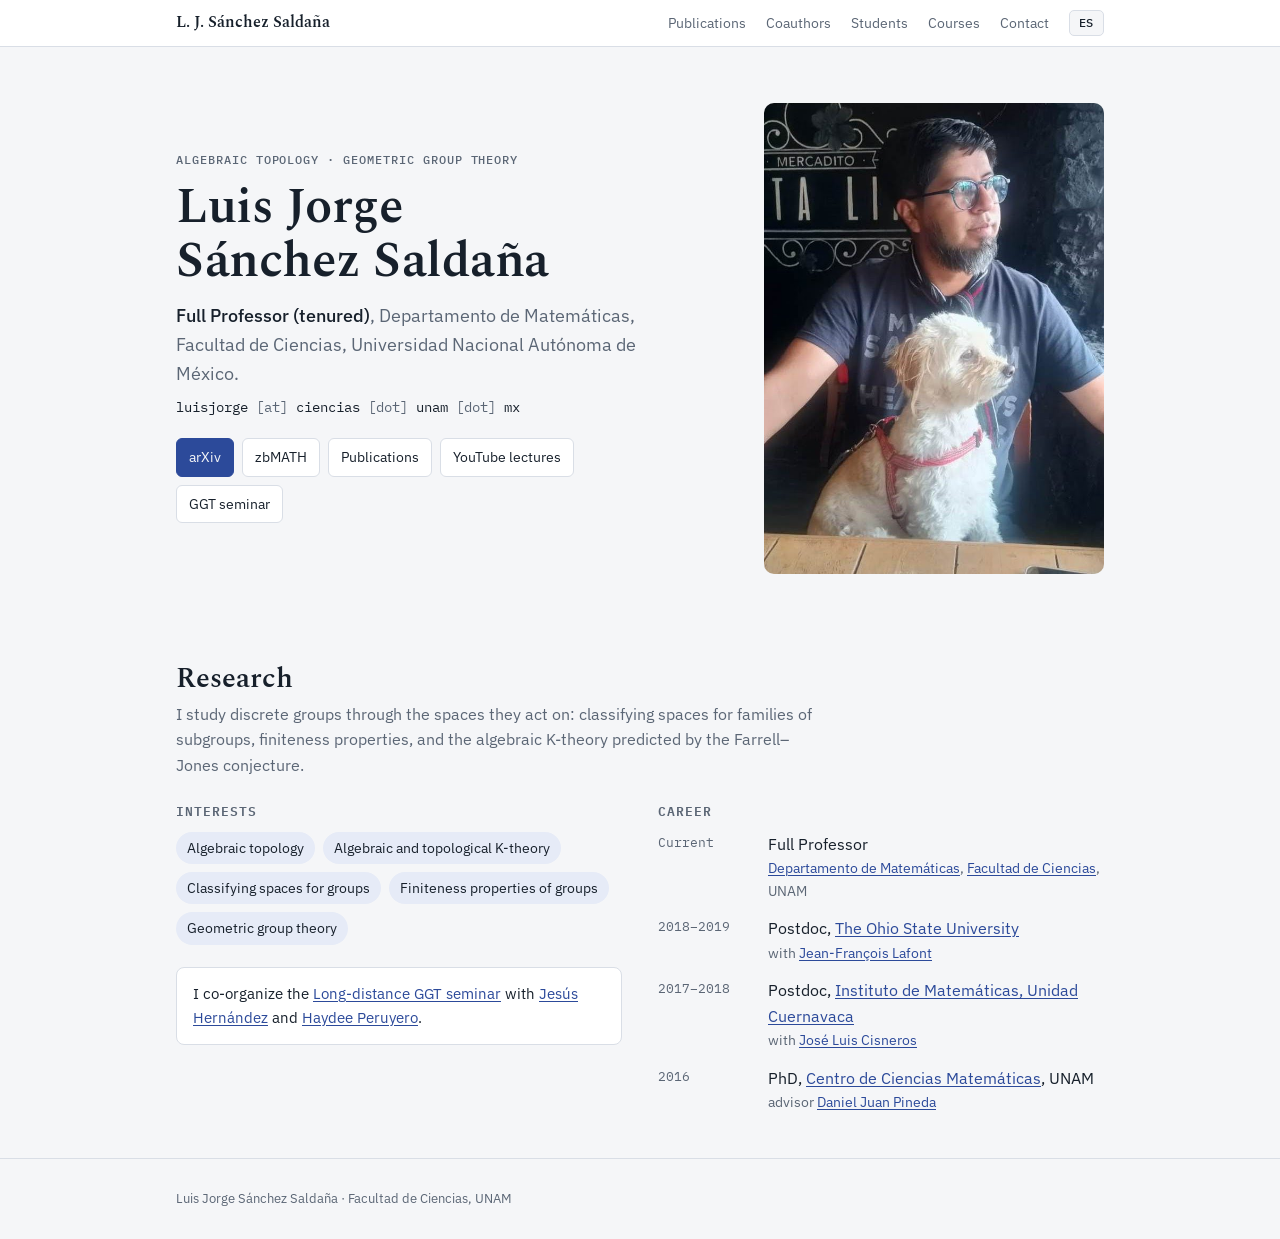
<file: index.html>
<!doctype html>
<html lang="en">
<head>
<meta charset="utf-8">
<meta name="viewport" content="width=device-width, initial-scale=1, viewport-fit=cover">
<meta name="author" content="Luis Jorge Sánchez Saldaña">
<meta property="og:type" content="profile">
<meta property="og:image" content="https://luisjorgesanchezsaldana.github.io/og-image.png">
<meta property="og:image:width" content="1200">
<meta property="og:image:height" content="630">
<meta property="og:image:alt" content="Luis Jorge Sánchez Saldaña, Full Professor, Facultad de Ciencias, UNAM">
<meta name="twitter:card" content="summary_large_image">
<link rel="preconnect" href="https://fonts.googleapis.com">
<link rel="stylesheet" href="https://fonts.googleapis.com/css2?family=Spectral:ital,wght@0,400;0,600;1,400&family=IBM+Plex+Sans:wght@400;500;600&family=IBM+Plex+Mono:wght@400;500&display=swap">
<title>Luis Jorge Sánchez Saldaña</title>
<meta name="description" content="Luis Jorge Sánchez Saldaña, Full Professor at the Facultad de Ciencias, UNAM. Algebraic topology and geometric group theory: publications, students and courses.">
<meta property="og:title" content="Luis Jorge Sánchez Saldaña">
<meta property="og:description" content="Luis Jorge Sánchez Saldaña, Full Professor at the Facultad de Ciencias, UNAM. Algebraic topology and geometric group theory: publications, students and courses.">
<meta property="og:url" content="https://luisjorgesanchezsaldana.github.io/">
<link rel="canonical" href="https://luisjorgesanchezsaldana.github.io/">
<link rel="stylesheet" href="assets/site.css?v=e915d4b6">
<link rel="icon" href="assets/favicon.svg" type="image/svg+xml">
<link rel="icon" href="assets/favicon-32.png" sizes="32x32" type="image/png">
<link rel="apple-touch-icon" href="assets/apple-touch-icon.png">
<meta name="google-site-verification" content="o_fxF3oxT45Rfq5kTWlJgDf_N34k4QK89BiF53tgclQ">
</head>
<body>
<nav class="top" aria-label="Sections">
  <div class="wrap">
    <a class="brand" href="./">L. J. Sánchez Saldaña</a>
    <a class="l" href="publications.html" data-i="nPub">Publications</a>
    <a class="l" href="coauthors.html" data-i="nCo">Coauthors</a>
    <a class="l" href="students.html" data-i="nSt">Students</a>
    <a class="l" href="courses.html" data-i="nCu">Courses</a>
    <a class="l" href="contact.html" data-i="nCt">Contact</a>
    <button class="lang" id="lang" type="button" aria-label="Cambiar a español">ES</button>
  </div>
</nav>

<header class="hero" id="top">
  <div class="wrap">
    <div>
      <div class="eyebrow" data-i="eyebrow">Algebraic topology · Geometric group theory</div>
      <h1>Luis Jorge Sánchez Saldaña</h1>
      <p class="role" data-i="role"><b>Full Professor (tenured)</b>, Departamento de Matemáticas, Facultad de Ciencias, Universidad Nacional Autónoma de México.</p>
      <p class="email" aria-label="Email address">luisjorge <span>[at]</span> ciencias <span>[dot]</span> unam <span>[dot]</span> mx</p>
      <div class="links">
        <a class="btn primary" href="https://arxiv.org/search/?searchtype=author&amp;query=Salda%C3%B1a%2C+L+J+S">arXiv</a>
        <a class="btn" href="https://zbmath.org/authors/sanchez-saldana.luis-jorge">zbMATH</a>
        <a class="btn" href="publications.html" data-i="nPub">Publications</a>
        <a class="btn" href="https://www.youtube.com/channel/UCmF6r_udwPhwlkyAocDykWw"><span data-i="bYt">YouTube lectures</span></a>
        <a class="btn" href="https://sites.google.com/view/seminar-ggt-mexico/"><span data-i="bGgt">GGT seminar</span></a>
      </div>
    </div>
    <figure class="figure"><img src="[data-uri]" alt="Luis Jorge Sánchez Saldaña with his dog" width="640" height="887"></figure>
  </div>
</header>

<main class="page">
<section id="research">
  <div class="wrap">
    <h2 data-i="nRes">Research</h2>
    <p class="lede" data-i="resLede">I study discrete groups through the spaces they act on: classifying spaces for families of subgroups, finiteness properties, and the algebraic K-theory predicted by the Farrell–Jones conjecture.</p>
    <div class="cols">
      <div>
        <h3 data-i="hInt">Interests</h3>
        <ul class="interests" data-i="ints">
          <li>Algebraic topology</li>
          <li>Algebraic and topological K-theory</li>
          <li>Classifying spaces for groups</li>
          <li>Finiteness properties of groups</li>
          <li>Geometric group theory</li>
        </ul>
        <div class="note" data-i="note">I co-organize the <a href="https://sites.google.com/view/seminar-ggt-mexico/">Long-distance GGT seminar</a> with <a href="https://sites.google.com/site/jhdezhdez/">Jesús Hernández</a> and <a href="https://sites.google.com/im.unam.mx/haydeeperuyero/home">Haydee Peruyero</a>.</div>
      </div>
      <div>
        <h3 data-i="hCar">Career</h3>
        <ol class="timeline" data-i="tl">
          <li><span class="yr">Current</span><span class="what">Full Professor<small><a href="http://www.matematicas.unam.mx/">Departamento de Matemáticas</a>, <a href="http://www.fciencias.unam.mx/">Facultad de Ciencias</a>, UNAM</small></span></li>
          <li><span class="yr">2018–2019</span><span class="what">Postdoc, <a href="https://math.osu.edu/">The Ohio State University</a><small>with <a href="https://people.math.osu.edu/lafont.1/">Jean-François Lafont</a></small></span></li>
          <li><span class="yr">2017–2018</span><span class="what">Postdoc, <a href="http://www.matcuer.unam.mx/">Instituto de Matemáticas, Unidad Cuernavaca</a><small>with <a href="http://www.matcuer.unam.mx/paginas/jlcm/">José Luis Cisneros</a></small></span></li>
          <li><span class="yr">2016</span><span class="what">PhD, <a href="http://www.matmor.unam.mx/">Centro de Ciencias Matemáticas</a>, UNAM<small>advisor <a href="http://www.matmor.unam.mx/es/personal/investigadores/daniel">Daniel Juan Pineda</a></small></span></li>
        </ol>
      </div>
    </div>
  </div>
</section>
</main>

<footer><div class="wrap">Luis Jorge Sánchez Saldaña · Facultad de Ciencias, UNAM</div></footer>
<script src="assets/site.js?v=562c233e"></script>
</body>
</html>
</file>
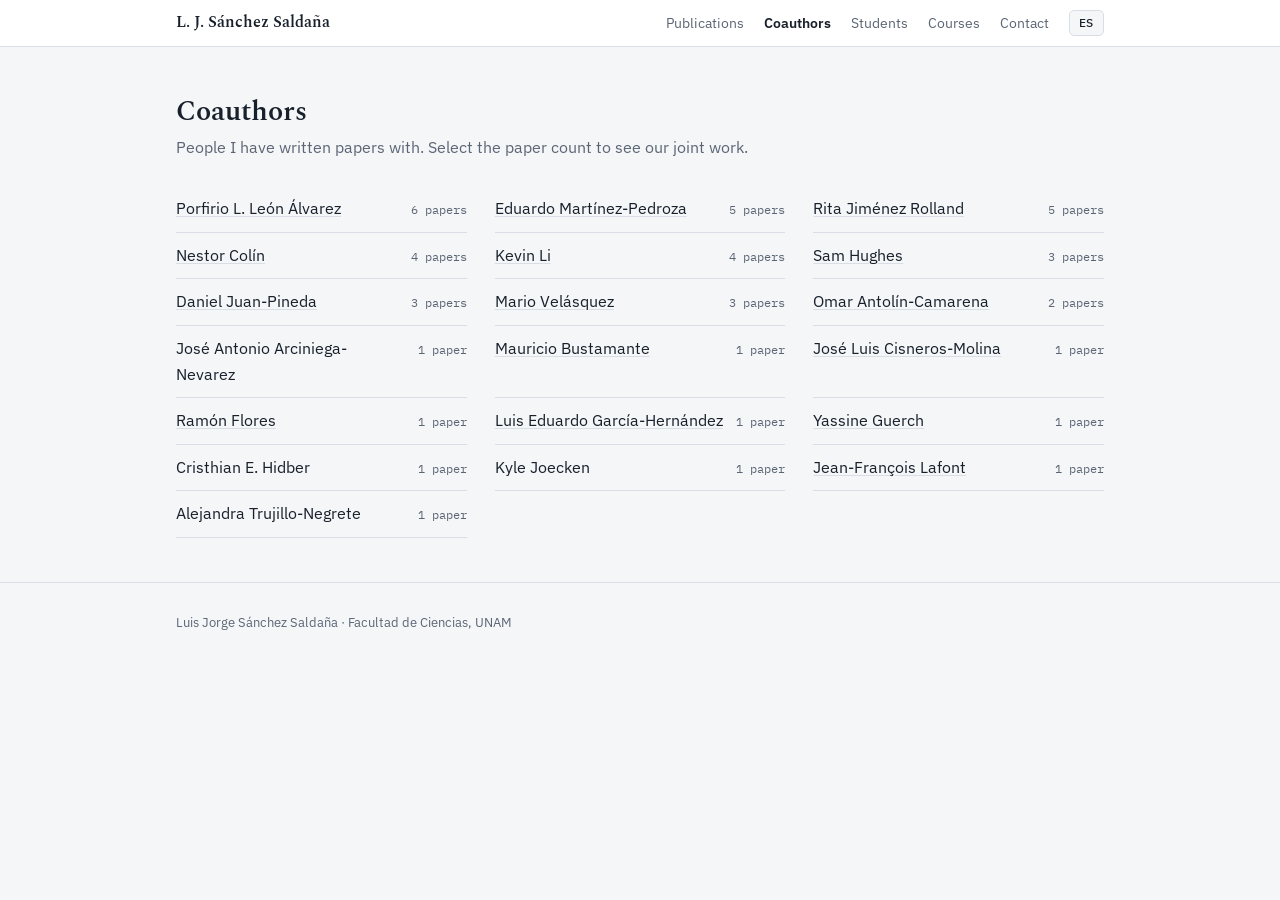
<file: coauthors.html>
<!doctype html>
<html lang="en">
<head>
<meta charset="utf-8">
<meta name="viewport" content="width=device-width, initial-scale=1, viewport-fit=cover">
<meta name="author" content="Luis Jorge Sánchez Saldaña">
<meta property="og:type" content="profile">
<meta property="og:image" content="https://luisjorgesanchezsaldana.github.io/og-image.png">
<meta property="og:image:width" content="1200">
<meta property="og:image:height" content="630">
<meta property="og:image:alt" content="Luis Jorge Sánchez Saldaña, Full Professor, Facultad de Ciencias, UNAM">
<meta name="twitter:card" content="summary_large_image">
<link rel="preconnect" href="https://fonts.googleapis.com">
<link rel="stylesheet" href="https://fonts.googleapis.com/css2?family=Spectral:ital,wght@0,400;0,600;1,400&family=IBM+Plex+Sans:wght@400;500;600&family=IBM+Plex+Mono:wght@400;500&display=swap">
<title>Coauthors · Luis Jorge Sánchez Saldaña</title>
<meta name="description" content="Coauthors of Luis Jorge Sánchez Saldaña and their joint papers.">
<meta property="og:title" content="Coauthors · Luis Jorge Sánchez Saldaña">
<meta property="og:description" content="Coauthors of Luis Jorge Sánchez Saldaña and their joint papers.">
<meta property="og:url" content="https://luisjorgesanchezsaldana.github.io/coauthors.html">
<link rel="canonical" href="https://luisjorgesanchezsaldana.github.io/coauthors.html">
<link rel="stylesheet" href="assets/site.css?v=e915d4b6">
<link rel="icon" href="assets/favicon.svg" type="image/svg+xml">
<link rel="icon" href="assets/favicon-32.png" sizes="32x32" type="image/png">
<link rel="apple-touch-icon" href="assets/apple-touch-icon.png">
</head>
<body>
<nav class="top" aria-label="Sections">
  <div class="wrap">
    <a class="brand" href="./">L. J. Sánchez Saldaña</a>
    <a class="l" href="publications.html" data-i="nPub">Publications</a>
    <a class="l" href="coauthors.html" data-i="nCo" aria-current="page">Coauthors</a>
    <a class="l" href="students.html" data-i="nSt">Students</a>
    <a class="l" href="courses.html" data-i="nCu">Courses</a>
    <a class="l" href="contact.html" data-i="nCt">Contact</a>
    <button class="lang" id="lang" type="button" aria-label="Cambiar a español">ES</button>
  </div>
</nav>

<main class="page">
<section id="coauthors">
  <div class="wrap">
    <h2 data-i="nCo">Coauthors</h2>
    <p class="lede" data-i="coLede">People I have written papers with. Select the paper count to see our joint work.</p>
    <ul class="coauth" id="coauth"></ul>
  </div>
</section>
</main>

<footer><div class="wrap">Luis Jorge Sánchez Saldaña · Facultad de Ciencias, UNAM</div></footer>
<script src="assets/site.js?v=562c233e"></script>
</body>
</html>
</file>
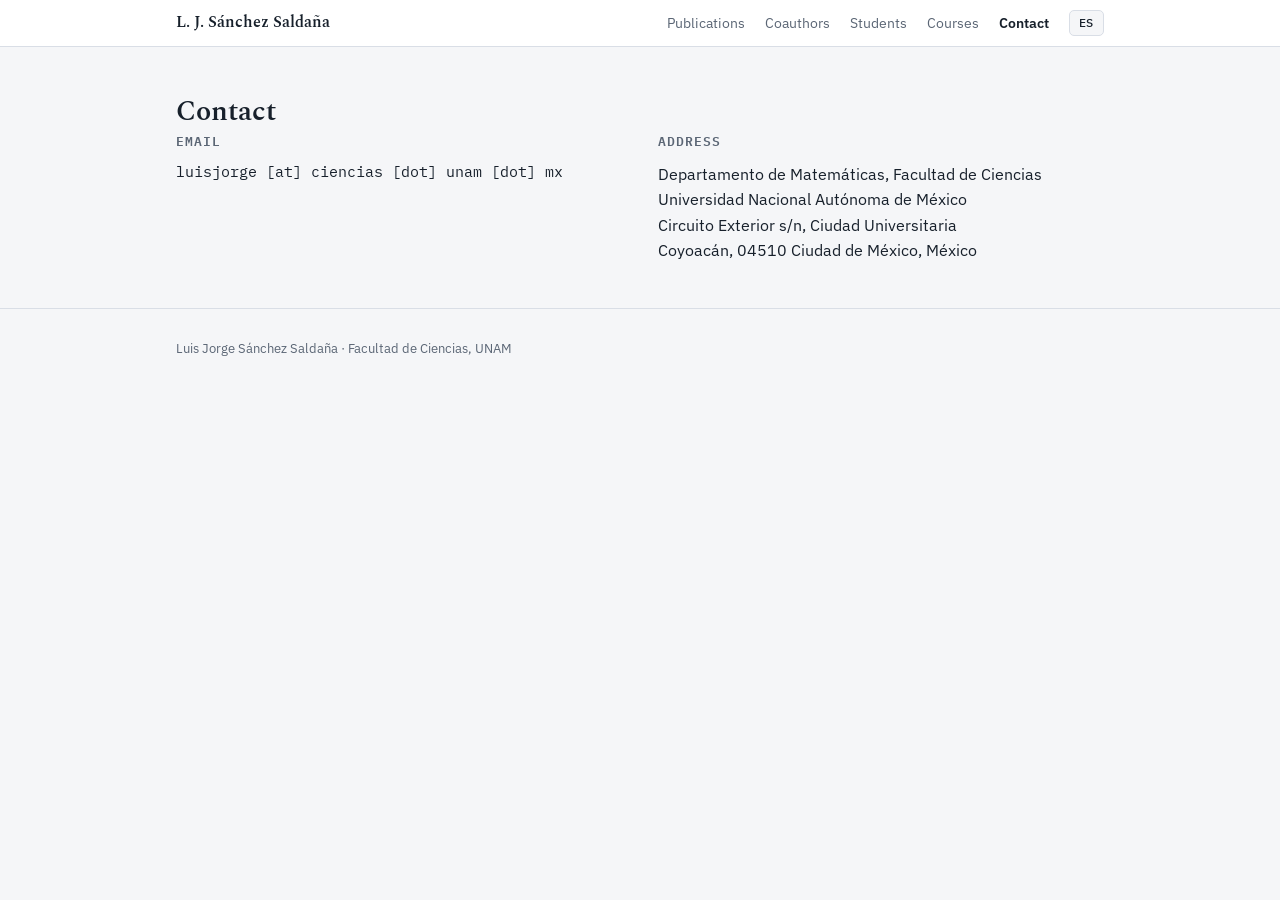
<file: contact.html>
<!doctype html>
<html lang="en">
<head>
<meta charset="utf-8">
<meta name="viewport" content="width=device-width, initial-scale=1, viewport-fit=cover">
<meta name="author" content="Luis Jorge Sánchez Saldaña">
<meta property="og:type" content="profile">
<meta property="og:image" content="https://luisjorgesanchezsaldana.github.io/og-image.png">
<meta property="og:image:width" content="1200">
<meta property="og:image:height" content="630">
<meta property="og:image:alt" content="Luis Jorge Sánchez Saldaña, Full Professor, Facultad de Ciencias, UNAM">
<meta name="twitter:card" content="summary_large_image">
<link rel="preconnect" href="https://fonts.googleapis.com">
<link rel="stylesheet" href="https://fonts.googleapis.com/css2?family=Spectral:ital,wght@0,400;0,600;1,400&family=IBM+Plex+Sans:wght@400;500;600&family=IBM+Plex+Mono:wght@400;500&display=swap">
<title>Contact · Luis Jorge Sánchez Saldaña</title>
<meta name="description" content="Contact information for Luis Jorge Sánchez Saldaña, Facultad de Ciencias, UNAM.">
<meta property="og:title" content="Contact · Luis Jorge Sánchez Saldaña">
<meta property="og:description" content="Contact information for Luis Jorge Sánchez Saldaña, Facultad de Ciencias, UNAM.">
<meta property="og:url" content="https://luisjorgesanchezsaldana.github.io/contact.html">
<link rel="canonical" href="https://luisjorgesanchezsaldana.github.io/contact.html">
<link rel="stylesheet" href="assets/site.css?v=e915d4b6">
<link rel="icon" href="assets/favicon.svg" type="image/svg+xml">
<link rel="icon" href="assets/favicon-32.png" sizes="32x32" type="image/png">
<link rel="apple-touch-icon" href="assets/apple-touch-icon.png">
</head>
<body>
<nav class="top" aria-label="Sections">
  <div class="wrap">
    <a class="brand" href="./">L. J. Sánchez Saldaña</a>
    <a class="l" href="publications.html" data-i="nPub">Publications</a>
    <a class="l" href="coauthors.html" data-i="nCo">Coauthors</a>
    <a class="l" href="students.html" data-i="nSt">Students</a>
    <a class="l" href="courses.html" data-i="nCu">Courses</a>
    <a class="l" href="contact.html" data-i="nCt" aria-current="page">Contact</a>
    <button class="lang" id="lang" type="button" aria-label="Cambiar a español">ES</button>
  </div>
</nav>

<main class="page">
<section id="contact">
  <div class="wrap">
    <h2 data-i="nCt">Contact</h2>
    <div class="contact">
      <div>
        <h3 data-i="hMail">Email</h3>
        <div class="mail"><code>luisjorge [at] ciencias [dot] unam [dot] mx</code></div>
      </div>
      <div>
        <h3 data-i="hAddr">Address</h3>
        <address>Departamento de Matemáticas, Facultad de Ciencias<br>Universidad Nacional Autónoma de México<br>Circuito Exterior s/n, Ciudad Universitaria<br>Coyoacán, 04510 Ciudad de México, México</address>
      </div>
    </div>
  </div>
</section>
</main>

<footer><div class="wrap">Luis Jorge Sánchez Saldaña · Facultad de Ciencias, UNAM</div></footer>
<script src="assets/site.js?v=562c233e"></script>
</body>
</html>
</file>
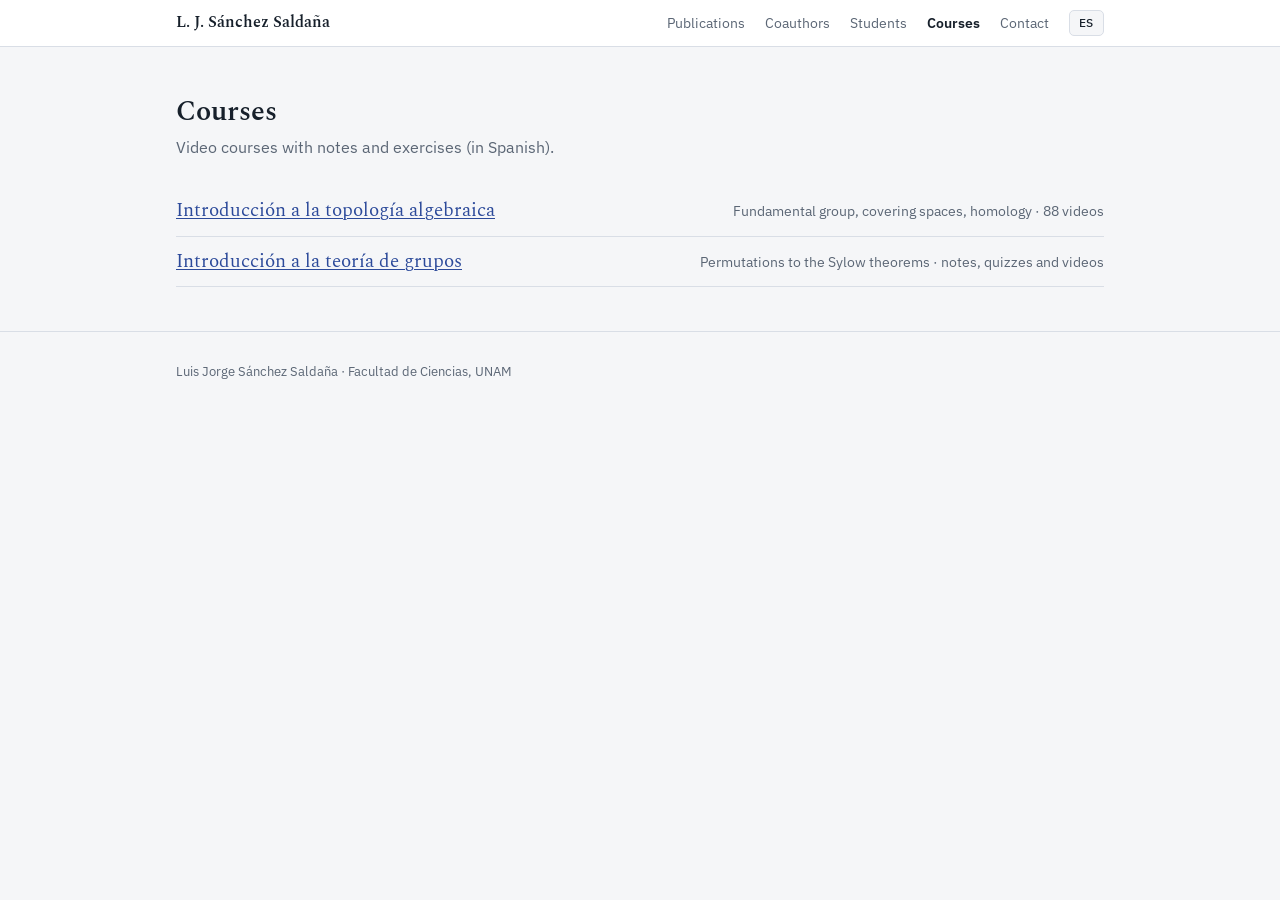
<file: courses.html>
<!doctype html>
<html lang="en">
<head>
<meta charset="utf-8">
<meta name="viewport" content="width=device-width, initial-scale=1, viewport-fit=cover">
<meta name="author" content="Luis Jorge Sánchez Saldaña">
<meta property="og:type" content="profile">
<meta property="og:image" content="https://luisjorgesanchezsaldana.github.io/og-image.png">
<meta property="og:image:width" content="1200">
<meta property="og:image:height" content="630">
<meta property="og:image:alt" content="Luis Jorge Sánchez Saldaña, Full Professor, Facultad de Ciencias, UNAM">
<meta name="twitter:card" content="summary_large_image">
<link rel="preconnect" href="https://fonts.googleapis.com">
<link rel="stylesheet" href="https://fonts.googleapis.com/css2?family=Spectral:ital,wght@0,400;0,600;1,400&family=IBM+Plex+Sans:wght@400;500;600&family=IBM+Plex+Mono:wght@400;500&display=swap">
<title>Courses · Luis Jorge Sánchez Saldaña</title>
<meta name="description" content="Video courses with notes and exercises by Luis Jorge Sánchez Saldaña: algebraic topology and group theory.">
<meta property="og:title" content="Courses · Luis Jorge Sánchez Saldaña">
<meta property="og:description" content="Video courses with notes and exercises by Luis Jorge Sánchez Saldaña: algebraic topology and group theory.">
<meta property="og:url" content="https://luisjorgesanchezsaldana.github.io/courses.html">
<link rel="canonical" href="https://luisjorgesanchezsaldana.github.io/courses.html">
<link rel="stylesheet" href="assets/site.css?v=e915d4b6">
<link rel="icon" href="assets/favicon.svg" type="image/svg+xml">
<link rel="icon" href="assets/favicon-32.png" sizes="32x32" type="image/png">
<link rel="apple-touch-icon" href="assets/apple-touch-icon.png">
</head>
<body>
<nav class="top" aria-label="Sections">
  <div class="wrap">
    <a class="brand" href="./">L. J. Sánchez Saldaña</a>
    <a class="l" href="publications.html" data-i="nPub">Publications</a>
    <a class="l" href="coauthors.html" data-i="nCo">Coauthors</a>
    <a class="l" href="students.html" data-i="nSt">Students</a>
    <a class="l" href="courses.html" data-i="nCu" aria-current="page">Courses</a>
    <a class="l" href="contact.html" data-i="nCt">Contact</a>
    <button class="lang" id="lang" type="button" aria-label="Cambiar a español">ES</button>
  </div>
</nav>

<main class="page">
<section id="courses">
  <div class="wrap">
    <h2 data-i="nCu">Courses</h2>
    <p class="lede" data-i="cuLede">Video courses with notes and exercises (in Spanish).</p>
    <ul class="clist">
      <li><a href="cursos/topologia-algebraica.html">Introducción a la topología algebraica</a><span data-i="cu1">Fundamental group, covering spaces, homology · 88 videos</span></li>
      <li><a href="cursos/teoria-de-grupos.html">Introducción a la teoría de grupos</a><span data-i="cu2">Permutations to the Sylow theorems · notes, quizzes and videos</span></li>
    </ul>
  </div>
</section>
</main>

<footer><div class="wrap">Luis Jorge Sánchez Saldaña · Facultad de Ciencias, UNAM</div></footer>
<script src="assets/site.js?v=562c233e"></script>
</body>
</html>
</file>
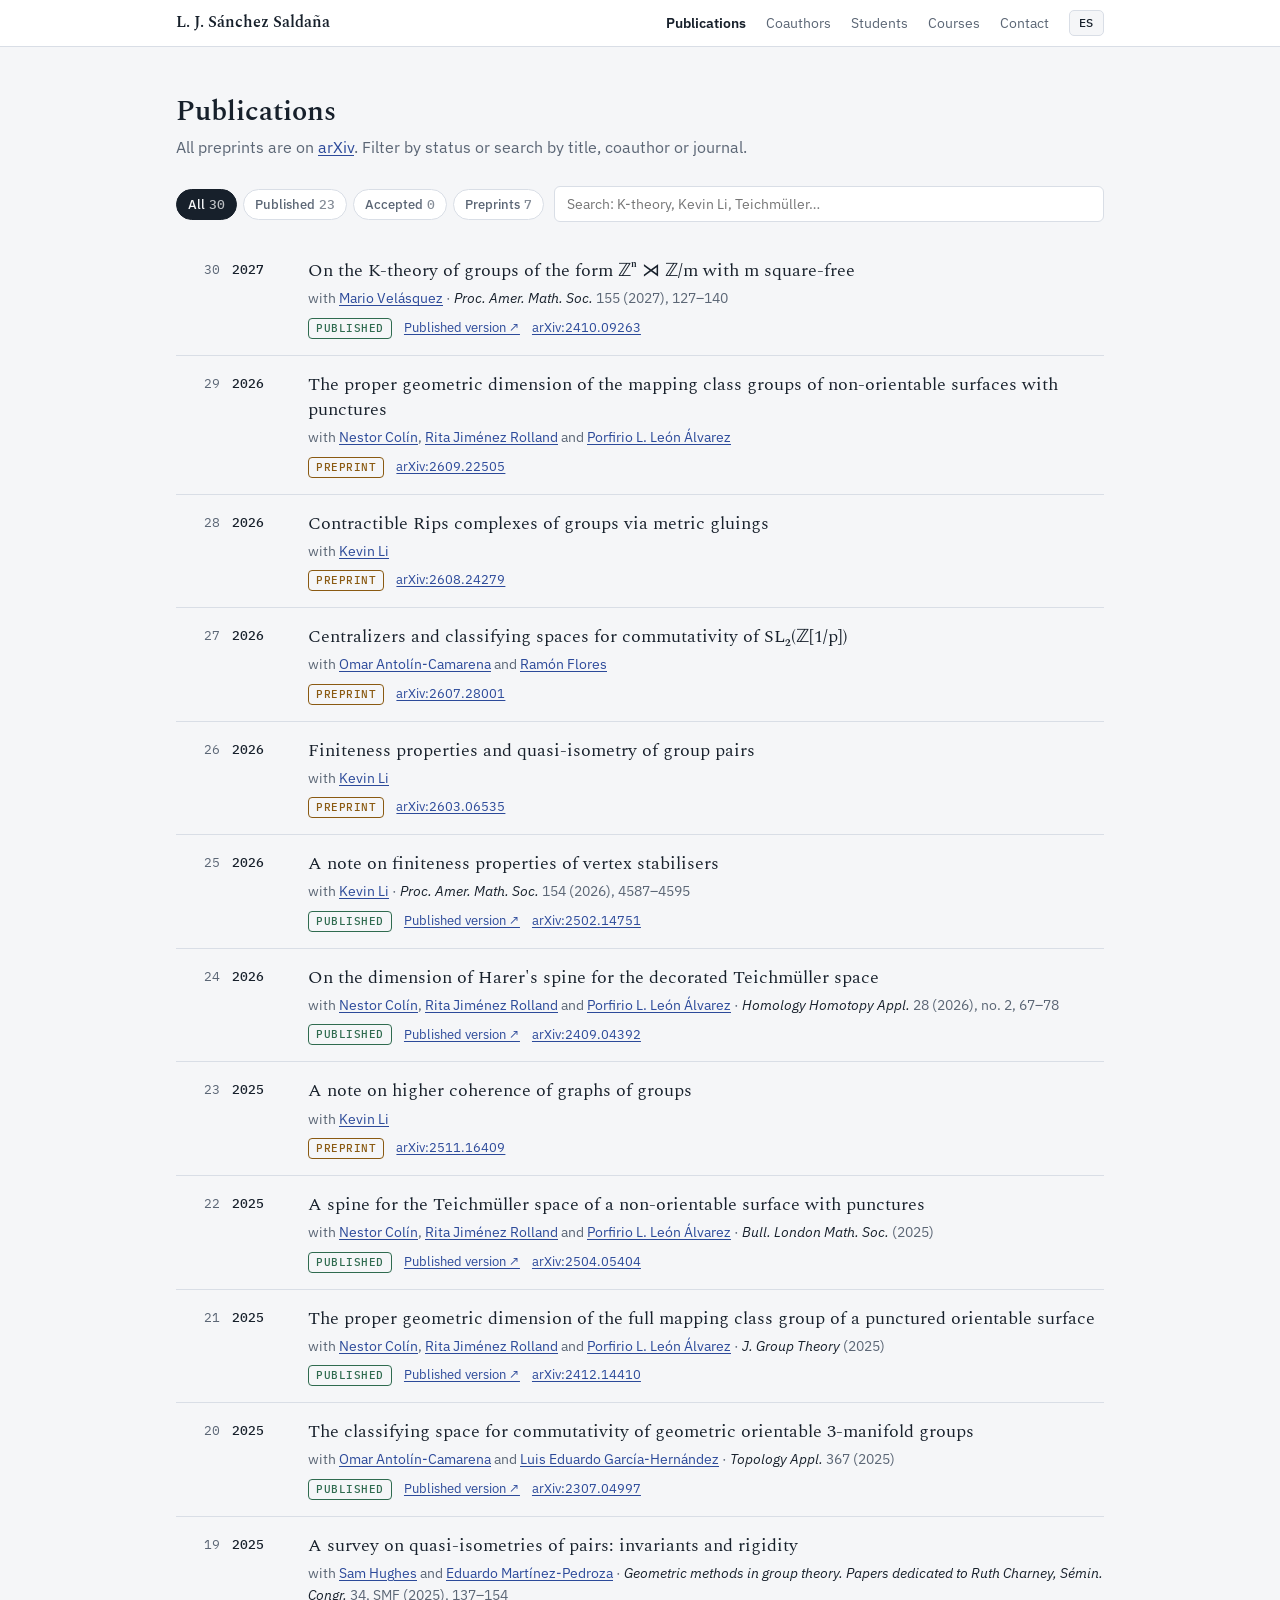
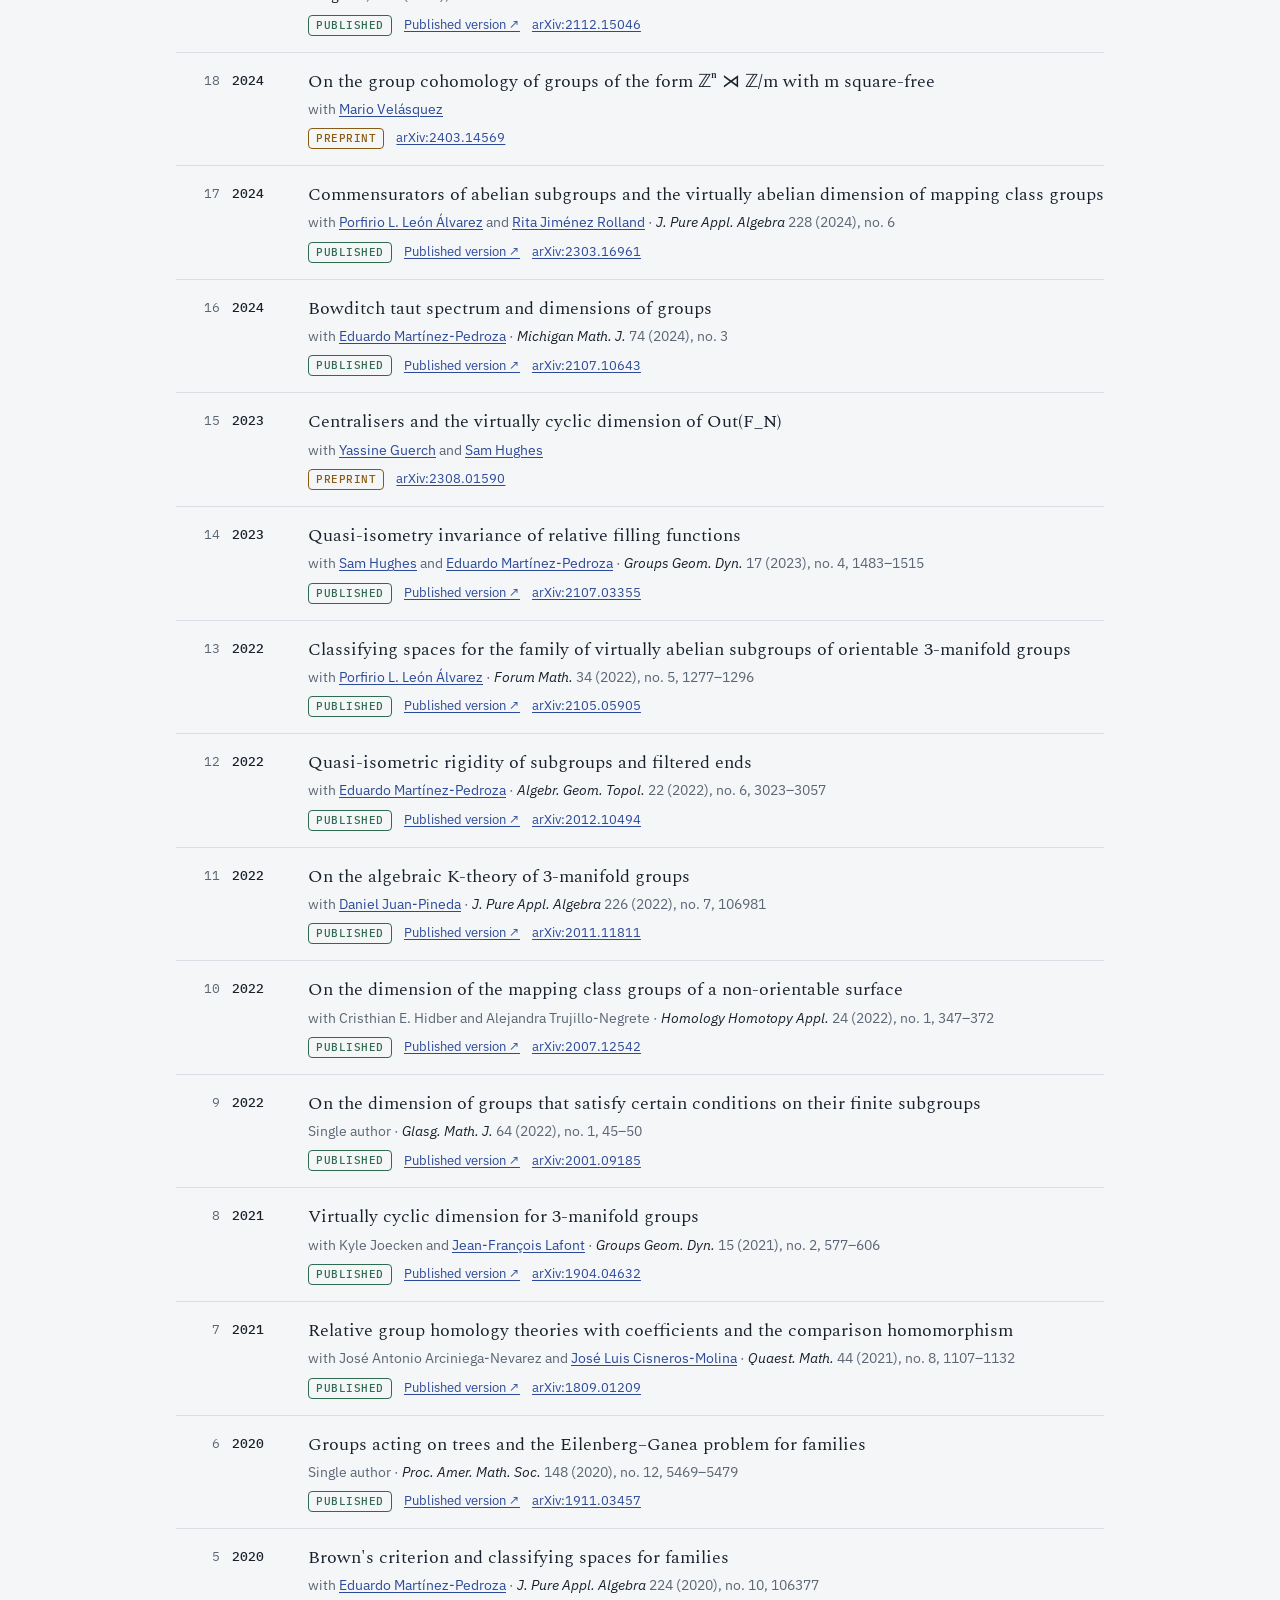
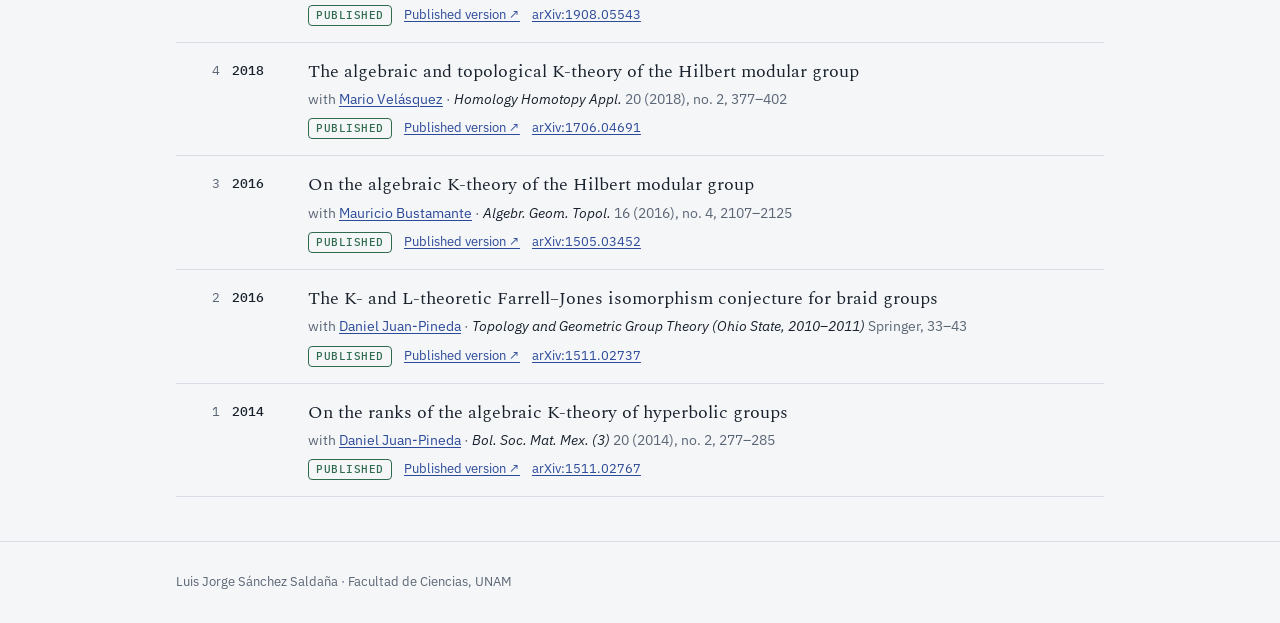
<file: publications.html>
<!doctype html>
<html lang="en">
<head>
<meta charset="utf-8">
<meta name="viewport" content="width=device-width, initial-scale=1, viewport-fit=cover">
<meta name="author" content="Luis Jorge Sánchez Saldaña">
<meta property="og:type" content="profile">
<meta property="og:image" content="https://luisjorgesanchezsaldana.github.io/og-image.png">
<meta property="og:image:width" content="1200">
<meta property="og:image:height" content="630">
<meta property="og:image:alt" content="Luis Jorge Sánchez Saldaña, Full Professor, Facultad de Ciencias, UNAM">
<meta name="twitter:card" content="summary_large_image">
<link rel="preconnect" href="https://fonts.googleapis.com">
<link rel="stylesheet" href="https://fonts.googleapis.com/css2?family=Spectral:ital,wght@0,400;0,600;1,400&family=IBM+Plex+Sans:wght@400;500;600&family=IBM+Plex+Mono:wght@400;500&display=swap">
<title>Publications · Luis Jorge Sánchez Saldaña</title>
<meta name="description" content="Publications and preprints of Luis Jorge Sánchez Saldaña, with links to arXiv and the published versions.">
<meta property="og:title" content="Publications · Luis Jorge Sánchez Saldaña">
<meta property="og:description" content="Publications and preprints of Luis Jorge Sánchez Saldaña, with links to arXiv and the published versions.">
<meta property="og:url" content="https://luisjorgesanchezsaldana.github.io/publications.html">
<link rel="canonical" href="https://luisjorgesanchezsaldana.github.io/publications.html">
<link rel="stylesheet" href="assets/site.css?v=e915d4b6">
<link rel="icon" href="assets/favicon.svg" type="image/svg+xml">
<link rel="icon" href="assets/favicon-32.png" sizes="32x32" type="image/png">
<link rel="apple-touch-icon" href="assets/apple-touch-icon.png">
</head>
<body>
<nav class="top" aria-label="Sections">
  <div class="wrap">
    <a class="brand" href="./">L. J. Sánchez Saldaña</a>
    <a class="l" href="publications.html" data-i="nPub" aria-current="page">Publications</a>
    <a class="l" href="coauthors.html" data-i="nCo">Coauthors</a>
    <a class="l" href="students.html" data-i="nSt">Students</a>
    <a class="l" href="courses.html" data-i="nCu">Courses</a>
    <a class="l" href="contact.html" data-i="nCt">Contact</a>
    <button class="lang" id="lang" type="button" aria-label="Cambiar a español">ES</button>
  </div>
</nav>

<main class="page">
<section id="publications">
  <div class="wrap">
    <h2 data-i="nPub">Publications</h2>
    <p class="lede" data-i="pubLede">All preprints are on <a href="https://arxiv.org/search/?searchtype=author&amp;query=Salda%C3%B1a%2C+L+J+S">arXiv</a>. Filter by status or search by title, coauthor or journal.</p>
    <div class="toolbar">
      <div class="chips" role="group" aria-label="Filter by status" id="chips"></div>
      <input class="search" id="q" type="search" placeholder="Search: K-theory, Kevin Li, Teichmüller…" aria-label="Search publications">
    </div>
    <ol class="pubs" id="pubs"></ol>
  </div>
</section>
</main>

<footer><div class="wrap">Luis Jorge Sánchez Saldaña · Facultad de Ciencias, UNAM</div></footer>
<script src="assets/site.js?v=562c233e"></script>
</body>
</html>
</file>
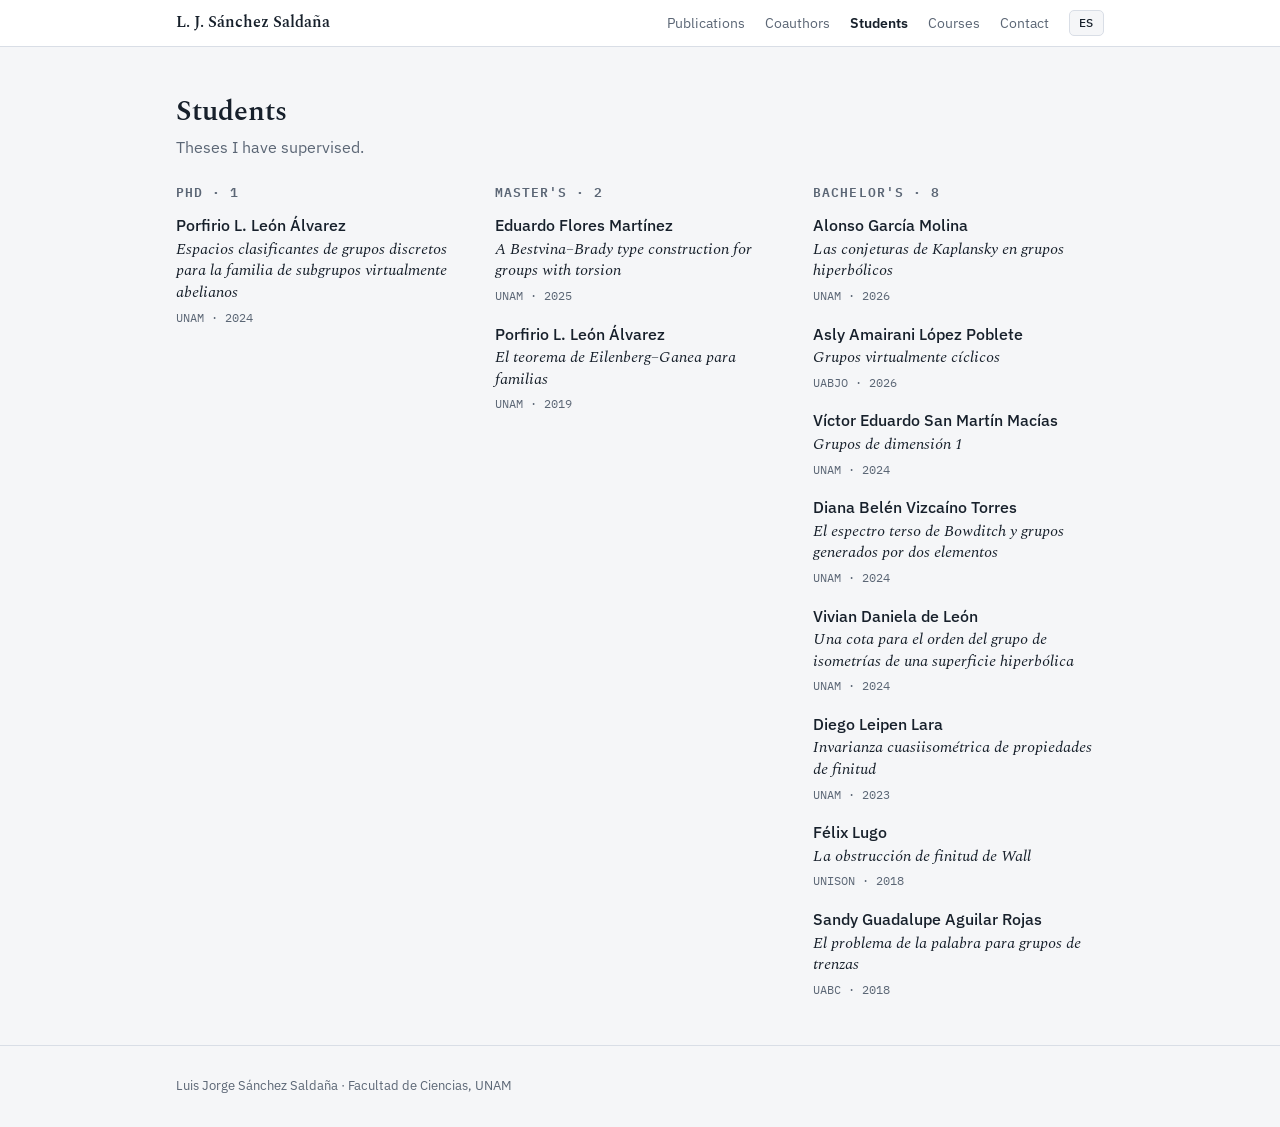
<file: students.html>
<!doctype html>
<html lang="en">
<head>
<meta charset="utf-8">
<meta name="viewport" content="width=device-width, initial-scale=1, viewport-fit=cover">
<meta name="author" content="Luis Jorge Sánchez Saldaña">
<meta property="og:type" content="profile">
<meta property="og:image" content="https://luisjorgesanchezsaldana.github.io/og-image.png">
<meta property="og:image:width" content="1200">
<meta property="og:image:height" content="630">
<meta property="og:image:alt" content="Luis Jorge Sánchez Saldaña, Full Professor, Facultad de Ciencias, UNAM">
<meta name="twitter:card" content="summary_large_image">
<link rel="preconnect" href="https://fonts.googleapis.com">
<link rel="stylesheet" href="https://fonts.googleapis.com/css2?family=Spectral:ital,wght@0,400;0,600;1,400&family=IBM+Plex+Sans:wght@400;500;600&family=IBM+Plex+Mono:wght@400;500&display=swap">
<title>Students · Luis Jorge Sánchez Saldaña</title>
<meta name="description" content="PhD, master's and bachelor's theses supervised by Luis Jorge Sánchez Saldaña.">
<meta property="og:title" content="Students · Luis Jorge Sánchez Saldaña">
<meta property="og:description" content="PhD, master's and bachelor's theses supervised by Luis Jorge Sánchez Saldaña.">
<meta property="og:url" content="https://luisjorgesanchezsaldana.github.io/students.html">
<link rel="canonical" href="https://luisjorgesanchezsaldana.github.io/students.html">
<link rel="stylesheet" href="assets/site.css?v=e915d4b6">
<link rel="icon" href="assets/favicon.svg" type="image/svg+xml">
<link rel="icon" href="assets/favicon-32.png" sizes="32x32" type="image/png">
<link rel="apple-touch-icon" href="assets/apple-touch-icon.png">
</head>
<body>
<nav class="top" aria-label="Sections">
  <div class="wrap">
    <a class="brand" href="./">L. J. Sánchez Saldaña</a>
    <a class="l" href="publications.html" data-i="nPub">Publications</a>
    <a class="l" href="coauthors.html" data-i="nCo">Coauthors</a>
    <a class="l" href="students.html" data-i="nSt" aria-current="page">Students</a>
    <a class="l" href="courses.html" data-i="nCu">Courses</a>
    <a class="l" href="contact.html" data-i="nCt">Contact</a>
    <button class="lang" id="lang" type="button" aria-label="Cambiar a español">ES</button>
  </div>
</nav>

<main class="page">
<section id="students">
  <div class="wrap">
    <h2 data-i="nSt">Students</h2>
    <p class="lede" data-i="stLede">Theses I have supervised.</p>
    <div class="studs" id="studs"></div>
  </div>
</section>
</main>

<footer><div class="wrap">Luis Jorge Sánchez Saldaña · Facultad de Ciencias, UNAM</div></footer>
<script src="assets/site.js?v=562c233e"></script>
</body>
</html>
</file>
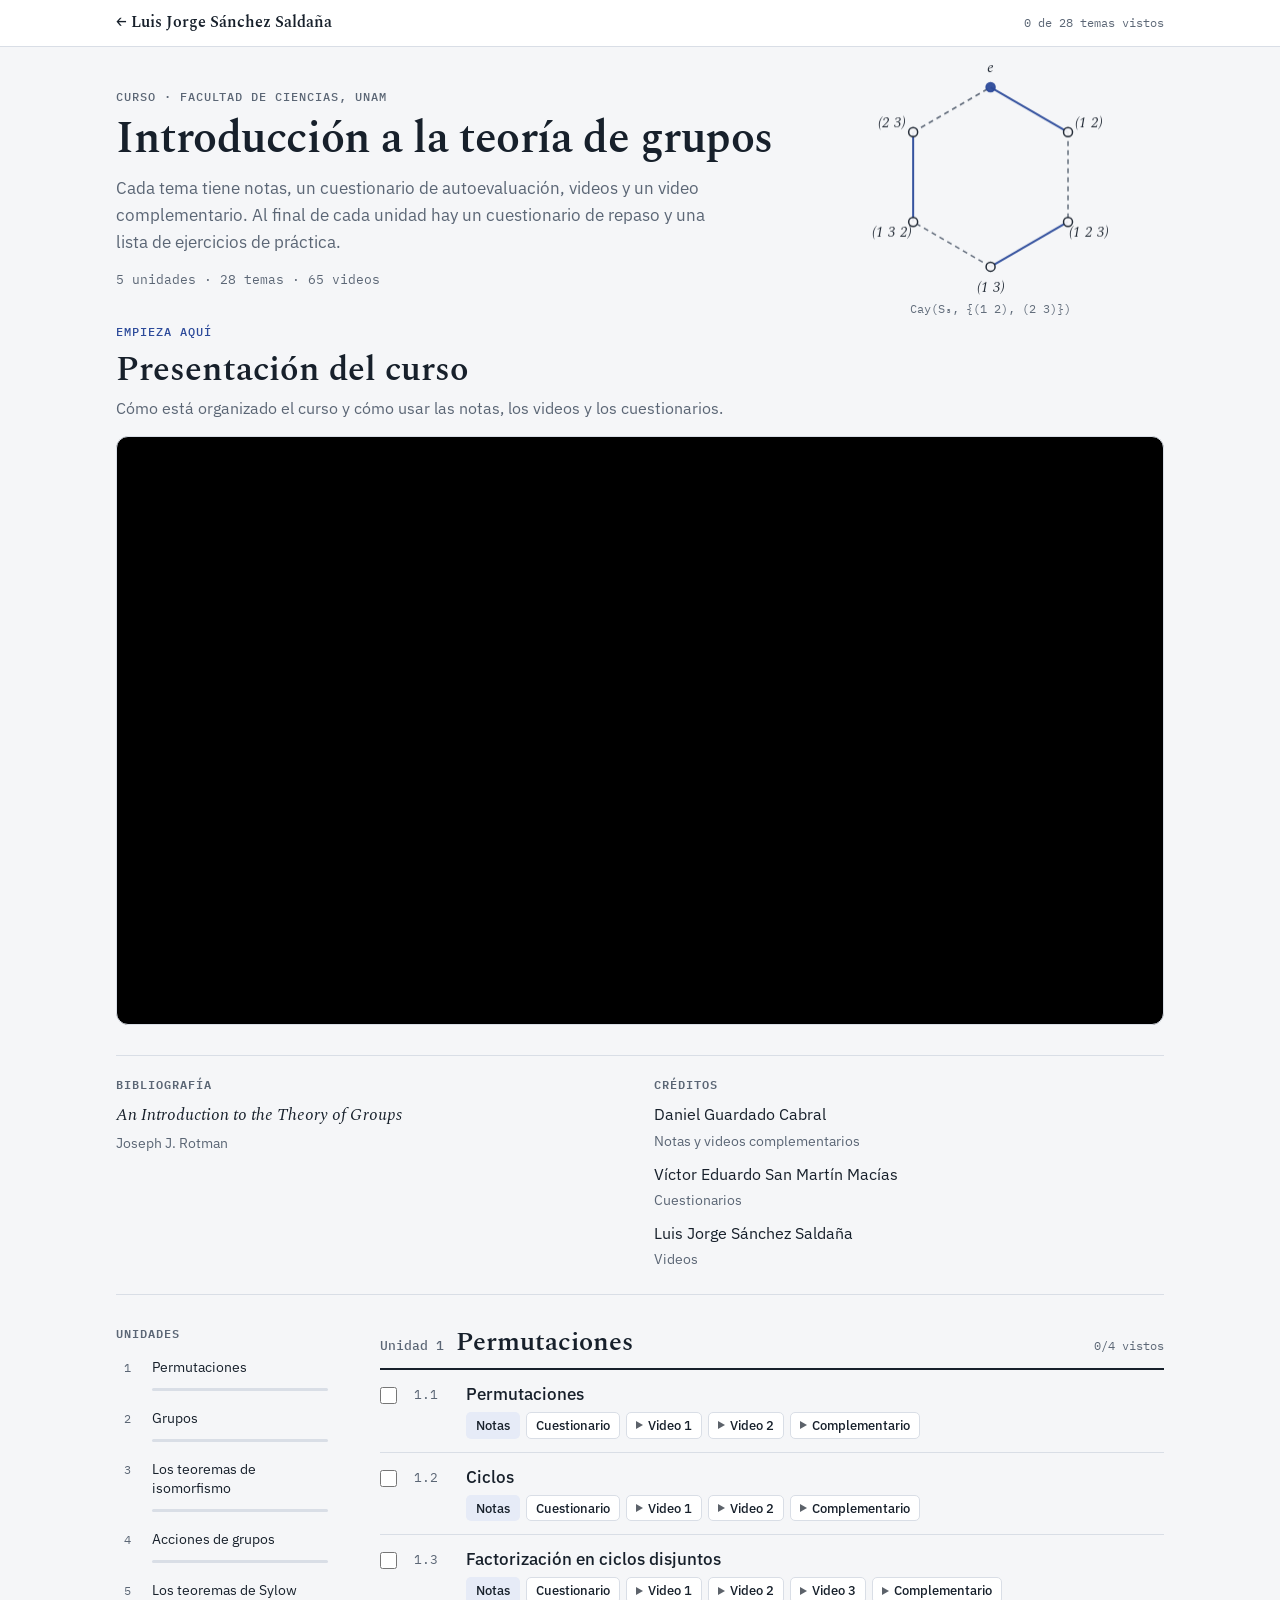
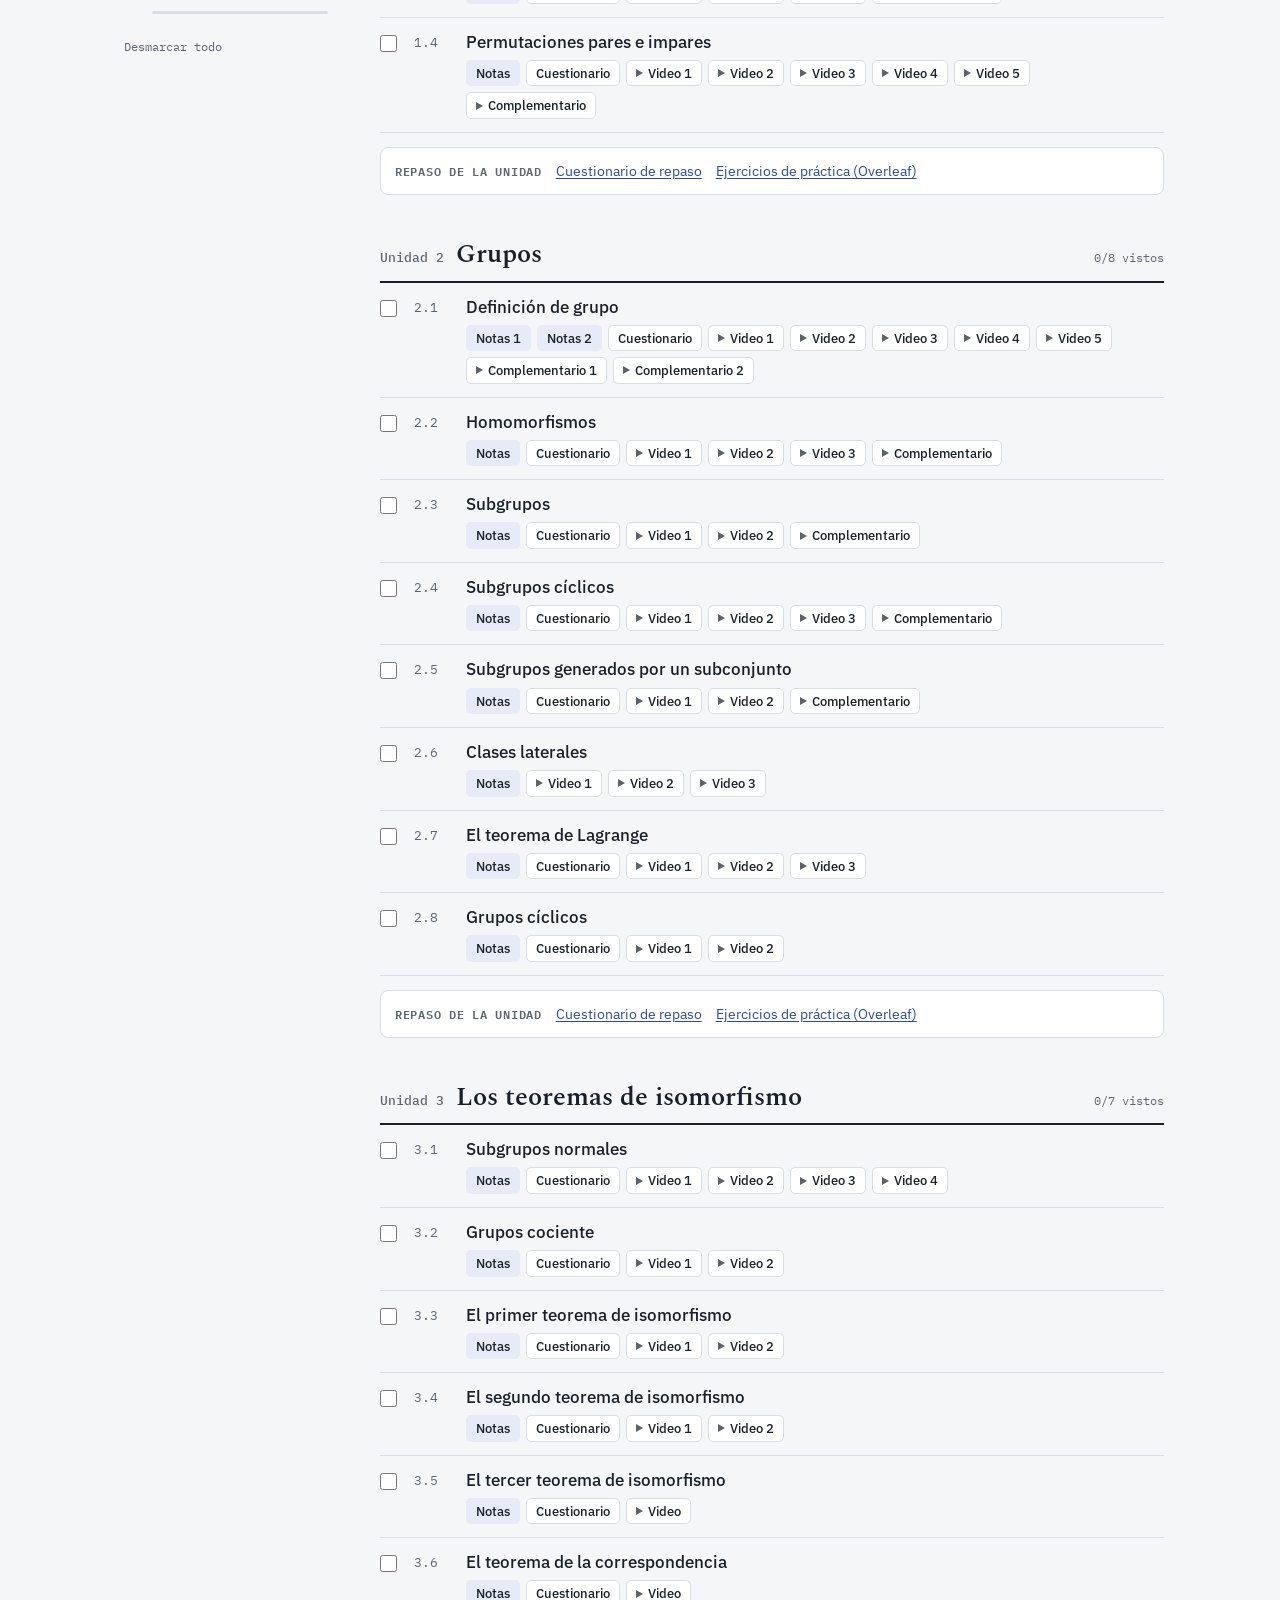
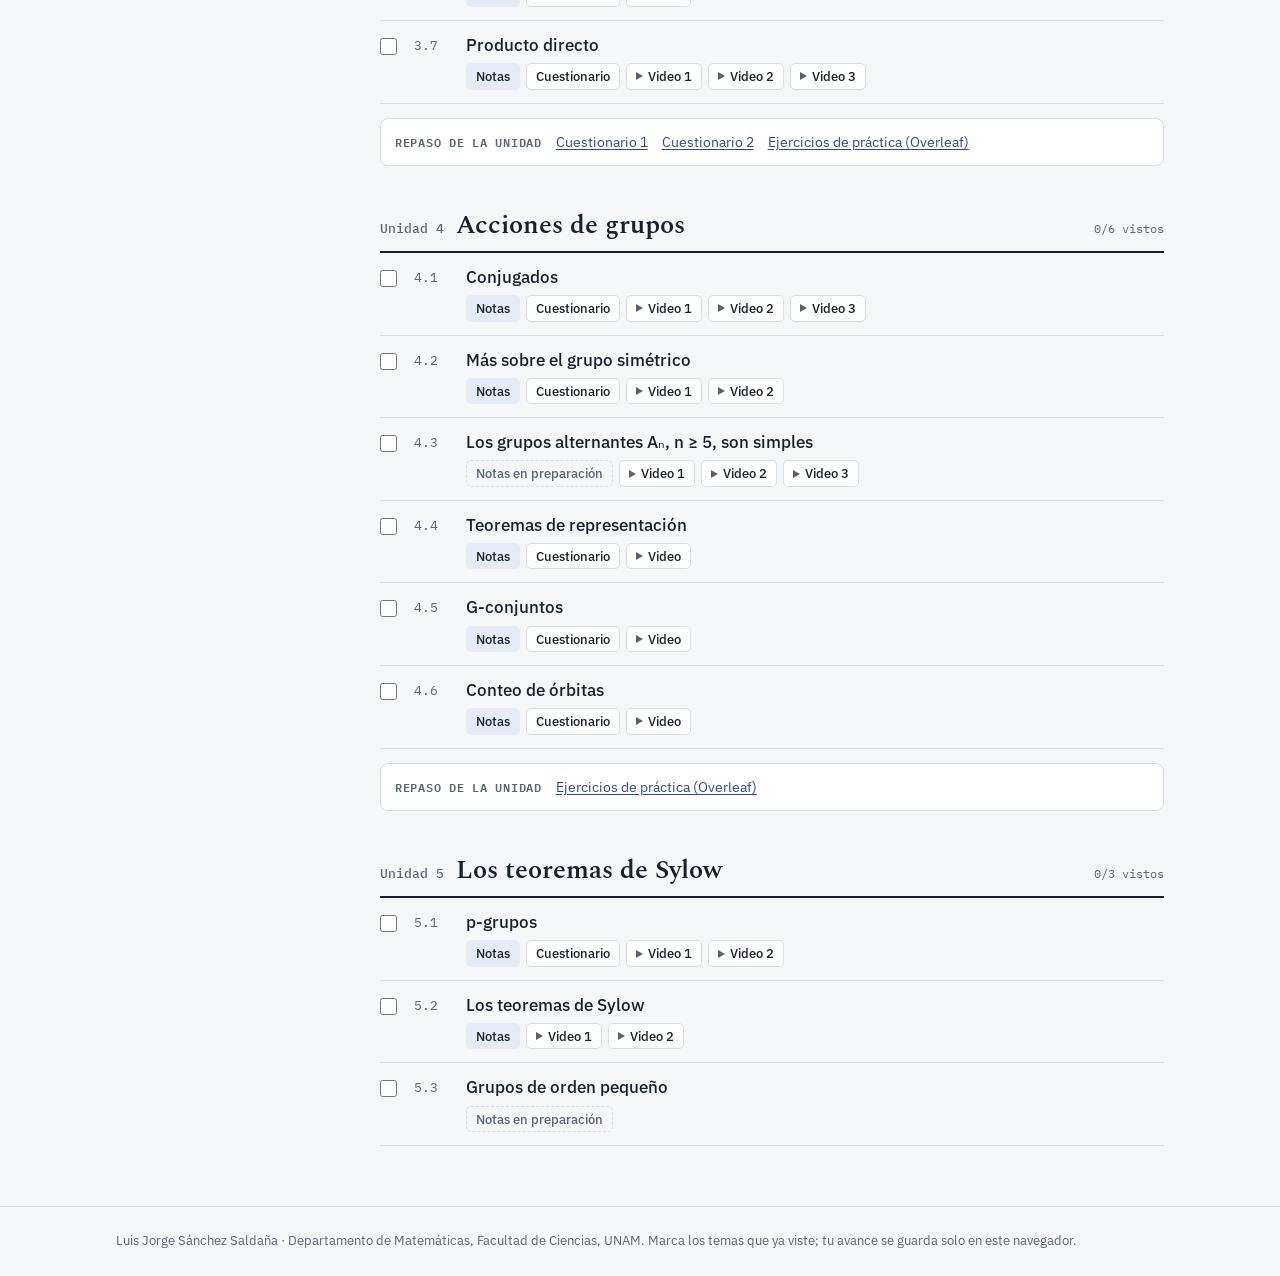
<file: cursos/teoria-de-grupos.html>
<!doctype html>
<html lang="es">
<head>
<meta charset="utf-8">
<meta name="viewport" content="width=device-width, initial-scale=1, viewport-fit=cover">
<title>Teoría de grupos</title>
<meta name="description" content="Curso de introducción a la teoría de grupos con notas, cuestionarios, videos y ejercicios: de las permutaciones a los teoremas de Sylow. Facultad de Ciencias, UNAM.">
<link rel="preconnect" href="https://fonts.googleapis.com">
<link rel="stylesheet" href="https://fonts.googleapis.com/css2?family=Spectral:ital,wght@0,400;0,600;1,400&family=IBM+Plex+Sans:wght@400;500;600&family=IBM+Plex+Mono:wght@400;500&display=swap">
<meta property="og:title" content="Teoría de grupos">
<meta property="og:description" content="Curso de introducción a la teoría de grupos con notas, cuestionarios, videos y ejercicios: de las permutaciones a los teoremas de Sylow. Facultad de Ciencias, UNAM.">
<meta property="og:image" content="https://luisjorgesanchezsaldana.github.io/og-image.png">
<meta name="twitter:card" content="summary_large_image">
<meta property="og:url" content="https://luisjorgesanchezsaldana.github.io/cursos/teoria-de-grupos.html">
<link rel="canonical" href="https://luisjorgesanchezsaldana.github.io/cursos/teoria-de-grupos.html">
<style>html{color-scheme:light}:root{padding-top:env(safe-area-inset-top,0px);padding-bottom:env(safe-area-inset-bottom,0px)}body{margin:0}img{max-width:100%}[hidden]{display:none!important}</style>
<link rel="icon" href="../assets/favicon.svg" type="image/svg+xml">
<link rel="icon" href="../assets/favicon-32.png" sizes="32x32" type="image/png">
<link rel="apple-touch-icon" href="../assets/apple-touch-icon.png">
</head>
<body>
<style>
/* Layout: course syllabus; sticky unit index on the left, topics with their resources on the right */
:root{
  --bg:#f5f6f8; --surface:#ffffff; --fg:#17202b; --muted:#5b6675; --line:#d9dee6;
  --accent:#2c4a9a; --accent-soft:#e6ebf7; --ok:#2f6b4f; --ok-soft:#e3f0e9;
  --display:"Spectral", Georgia, "Times New Roman", serif;
  --body:"IBM Plex Sans", system-ui, -apple-system, "Segoe UI", sans-serif;
  --mono:"IBM Plex Mono", ui-monospace, Menlo, Consolas, monospace;
}
@media (prefers-color-scheme: dark){:root:not([data-theme="light"]){
  --bg:#0f141b; --surface:#161d26; --fg:#e3e8ef; --muted:#9aa5b4; --line:#2a3441;
  --accent:#93acf0; --accent-soft:#1e2a44; --ok:#7cc4a0; --ok-soft:#173026; color-scheme:dark}}
:root[data-theme="dark"]{
  --bg:#0f141b; --surface:#161d26; --fg:#e3e8ef; --muted:#9aa5b4; --line:#2a3441;
  --accent:#93acf0; --accent-soft:#1e2a44; --ok:#7cc4a0; --ok-soft:#173026; color-scheme:dark}
*{box-sizing:border-box}
html{scroll-behavior:smooth}
@media (prefers-reduced-motion:reduce){html{scroll-behavior:auto}}
body{background:var(--bg);color:var(--fg);font:16px/1.6 var(--body);margin:0}
body::before{content:"";position:fixed;inset:0 0 auto;height:env(safe-area-inset-top,0px);z-index:10;background:var(--surface)}
a{color:var(--accent);text-underline-offset:2px}
:focus-visible{outline:2px solid var(--accent);outline-offset:2px;border-radius:2px}
.wrap{max-width:1080px;margin:0 auto;padding-left:max(16px,env(safe-area-inset-left,0px));padding-right:max(16px,env(safe-area-inset-right,0px))}

.top{position:sticky;top:env(safe-area-inset-top,0px);z-index:5;background:var(--surface);border-bottom:1px solid var(--line)}
.top .wrap{display:flex;align-items:center;gap:16px;padding-block:10px}
.top a{font-family:var(--display);font-weight:600;color:var(--fg);text-decoration:none;white-space:nowrap;overflow:hidden;text-overflow:ellipsis;min-width:0}
.top a:hover{color:var(--accent)}
.top .prog{margin-left:auto;font:12px var(--mono);color:var(--muted);white-space:nowrap;font-variant-numeric:tabular-nums}

header .wrap{padding-block:44px 30px}
.eyebrow{font:500 12px/1 var(--mono);letter-spacing:.08em;text-transform:uppercase;color:var(--muted)}
h1{font:600 clamp(30px,4.6vw,44px)/1.1 var(--display);margin:12px 0 12px;text-wrap:balance;letter-spacing:-.01em}
.intro{max-width:65ch;color:var(--muted);margin:0 0 14px;font-size:17px}
.stats{font:13px var(--mono);color:var(--muted);font-variant-numeric:tabular-nums}

.meta{display:grid;grid-template-columns:repeat(2,minmax(0,1fr));gap:28px;padding-block:22px;border-top:1px solid var(--line);border-bottom:1px solid var(--line)}
.meta h3,.toc h3{font:600 12px/1 var(--mono);letter-spacing:.08em;text-transform:uppercase;color:var(--muted);margin:0 0 12px}
.meta ul{list-style:none;margin:0;padding:0;display:grid;gap:8px}
.meta .bk{font-family:var(--display);font-style:italic;font-size:17px}
.meta small{color:var(--muted);font-size:14px}

.layout{display:grid;grid-template-columns:220px minmax(0,1fr);gap:44px;padding-block:32px 60px}
.toc{position:sticky;top:calc(env(safe-area-inset-top,0px) + 64px);align-self:start}
.toc ol{list-style:none;margin:0;padding:0;display:grid;gap:4px}
.toc a{display:grid;grid-template-columns:22px minmax(0,1fr);gap:6px;padding:7px 8px;border-radius:6px;color:var(--fg);text-decoration:none;font-size:14px;line-height:1.35}
.toc a:hover{background:var(--accent-soft)}
.toc .n{font:12px/1.6 var(--mono);color:var(--muted)}
.toc .bar{grid-column:2;height:3px;background:var(--line);border-radius:2px;overflow:hidden;margin-top:5px}
.toc .bar i{display:block;height:100%;background:var(--ok);width:0}
.toc .reset{margin-top:14px;font:12px var(--mono);color:var(--muted);background:none;border:0;padding:4px 8px;cursor:pointer}
.toc .reset:hover{color:var(--accent)}

.unit{scroll-margin-top:72px}
.unit + .unit{margin-top:44px}
.uh{display:flex;align-items:baseline;gap:12px;flex-wrap:wrap;padding-bottom:10px;border-bottom:2px solid var(--fg)}
.uh .num{font:500 13px var(--mono);color:var(--muted)}
.uh h2{font:600 26px/1.2 var(--display);margin:0}
.uh .cnt{margin-left:auto;font:12px var(--mono);color:var(--muted);font-variant-numeric:tabular-nums}
.topics{list-style:none;margin:0;padding:0}
.topic{display:grid;grid-template-columns:24px 42px minmax(0,1fr);gap:10px;padding:13px 0;border-bottom:1px solid var(--line);align-items:start}
.topic input{margin:4px 0 0;width:17px;height:17px;accent-color:var(--ok);cursor:pointer}
.topic .no{font:13px/1.9 var(--mono);color:var(--muted);font-variant-numeric:tabular-nums}
.topic .t{font-size:16.5px;font-weight:500;margin:0 0 6px;line-height:1.4}
.topic.done .t{color:var(--muted)}
.res{display:flex;flex-wrap:wrap;gap:6px}
.r{display:inline-flex;align-items:center;gap:5px;font:500 12.5px/1 var(--body);padding:6px 9px;border-radius:5px;border:1px solid var(--line);background:var(--surface);color:var(--fg);text-decoration:none}
.r:hover{border-color:var(--accent);color:var(--accent)}
.r.vid::before{content:"";width:0;height:0;border-left:7px solid currentColor;border-top:4.5px solid transparent;border-bottom:4.5px solid transparent;opacity:.7}
.r.note{background:var(--accent-soft);border-color:transparent}
.r.pend{color:var(--muted);border-style:dashed;background:none}
.ufoot{display:flex;flex-wrap:wrap;gap:8px 14px;align-items:center;margin-top:14px;padding:12px 14px;background:var(--surface);border:1px solid var(--line);border-radius:8px;font-size:14px}
.ufoot b{font:600 12px var(--mono);letter-spacing:.06em;text-transform:uppercase;color:var(--muted)}
header .wrap{position:relative}
header .wrap > :not(canvas){position:relative;z-index:1}
#bg{position:absolute;inset:0;width:100%;height:100%;pointer-events:none;z-index:0}
.intro,.stats{max-width:60ch}
.poster{position:relative;display:grid;grid-template-columns:auto minmax(0,1fr);align-items:center;gap:24px;aspect-ratio:16/7;max-width:100%;margin:0 0 30px;padding:28px clamp(20px,4vw,48px);border-radius:12px;text-decoration:none;color:var(--fg);overflow:hidden;
  background:repeating-radial-gradient(circle at 12% 50%,transparent 0 22px,var(--line) 22px 23px),var(--surface);border:1px solid var(--line)}
.poster::after{content:"";position:absolute;inset:0;background:linear-gradient(90deg,transparent 0 20%,var(--surface) 60%);z-index:0}
.poster > *{position:relative;z-index:1}
.poster .play{width:clamp(64px,9vw,96px);height:clamp(64px,9vw,96px);border-radius:50%;background:var(--accent);display:grid;place-items:center;transition:transform .2s}
.poster .play::before{content:"";margin-left:8%;border-left:clamp(20px,2.8vw,30px) solid var(--bg);border-top:clamp(12px,1.7vw,18px) solid transparent;border-bottom:clamp(12px,1.7vw,18px) solid transparent}
.poster:hover .play{transform:scale(1.06)}
@media (prefers-reduced-motion:reduce){.poster .play{transition:none}}
.poster .k{font:500 12px/1 var(--mono);letter-spacing:.08em;text-transform:uppercase;color:var(--accent)}
.poster .pt{font:600 clamp(24px,3.6vw,38px)/1.15 var(--display);margin:10px 0 8px;text-wrap:balance}
.poster .ps{color:var(--muted);margin:0;max-width:44ch}
.poster .yt{font:12px var(--mono);color:var(--muted);margin-top:12px;display:block}
@media (max-width:640px){.poster{grid-template-columns:1fr;aspect-ratio:auto;gap:16px}}
.vhead{margin:0 0 14px}.vhead .k{font:500 12px/1 var(--mono);letter-spacing:.08em;text-transform:uppercase;color:var(--accent)}.vhead .pt{font:600 clamp(24px,3.4vw,34px)/1.15 var(--display);margin:8px 0 6px}.vhead .ps{color:var(--muted);margin:0}.video{aspect-ratio:16/9;max-width:100%;border-radius:12px;overflow:hidden;border:1px solid var(--line);background:#000;margin:0 0 30px}.video iframe{width:100%;height:100%;border:0;display:block}
footer{border-top:1px solid var(--line);padding-block:24px;color:var(--muted);font-size:13px}

@media (max-width:820px){
  .layout{grid-template-columns:1fr;gap:20px;padding-top:20px}
  .toc{position:static}
  .toc ol{grid-template-columns:repeat(auto-fill,minmax(150px,1fr))}
  .meta{grid-template-columns:1fr}
  .topic{grid-template-columns:22px minmax(0,1fr)}
  .topic .no{display:none}
}
</style>

<div class="top"><div class="wrap">
  <a href="../">← Luis Jorge Sánchez Saldaña</a>
  <span class="prog" id="prog"></span>
</div></div>

<header><div class="wrap"><canvas id="bg" aria-hidden="true"></canvas>
  <div class="eyebrow">Curso · Facultad de Ciencias, UNAM</div>
  <h1>Introducción a la teoría de grupos</h1>
  <p class="intro">Cada tema tiene notas, un cuestionario de autoevaluación, videos y un video complementario. Al final de cada unidad hay un cuestionario de repaso y una lista de ejercicios de práctica.</p>
  <div class="stats">5 unidades · 28 temas · 65 videos</div>
</div></header>

<div class="wrap" id="hero"></div>
<div class="wrap"><div class="meta" id="meta"></div></div>

<div class="wrap"><div class="layout">
  <nav class="toc" aria-label="Unidades"><h3>Unidades</h3><ol id="toc"></ol>
    <button class="reset" id="reset" type="button">Desmarcar todo</button></nav>
  <main id="units"></main>
</div></div>

<footer><div class="wrap">Luis Jorge Sánchez Saldaña · Departamento de Matemáticas, Facultad de Ciencias, UNAM. Marca los temas que ya viste; tu avance se guarda solo en este navegador.</div></footer>

<script>
const C={"key": "tg", "title": "Introducción a la teoría de grupos", "short": "Teoría de grupos", "intro": "Cada tema tiene notas, un cuestionario de autoevaluación, videos y un video complementario. Al final de cada unidad hay un cuestionario de repaso y una lista de ejercicios de práctica.", "biblio": [{"a": "Joseph J. Rotman", "b": "An Introduction to the Theory of Groups"}], "bg": "s3", "hero": {"video": "https://www.youtube.com/watch?v=KZdsLFQv7iM", "kicker": "Empieza aquí", "title": "Presentación del curso", "sub": "Cómo está organizado el curso y cómo usar las notas, los videos y los cuestionarios."}, "credits": [["Notas y videos complementarios", "Daniel Guardado Cabral"], ["Cuestionarios", "Víctor Eduardo San Martín Macías"], ["Videos", "Luis Jorge Sánchez Saldaña"]], "units": [{"name": "Permutaciones", "quiz": ["https://forms.gle/vAvSjx85pKrv3a5F8"], "practice": "https://www.overleaf.com/read/rdrgrtwzxtzs", "items": [{"t": "Permutaciones", "notes": ["https://drive.google.com/file/d/11A_CxKLDf9DOJvlWNvqsG-xR_m4mQefO/view?usp=sharing"], "quiz": "https://docs.google.com/forms/d/e/1FAIpQLSfOn7x_jXVy-IVQTblSsiuSuc69OyvQcQVu6TJOhZJzD0PBSQ/viewform", "videos": ["https://www.youtube.com/watch?v=jv_SDsUl5Ww", "https://www.youtube.com/watch?v=m87e0HbDPEc"], "extra": ["https://drive.google.com/file/d/1IMPwBSi_jZiBr_fcOQ__DHmKYl9jhhS9/view?usp=sharing"], "pending": false}, {"t": "Ciclos", "notes": ["https://drive.google.com/file/d/1Z1sRPIzSooSmdDl2okp0zXaKPyc9iGWR/view?usp=sharing"], "quiz": "https://docs.google.com/forms/d/e/1FAIpQLSdNiEUzKOSZNcbIEgCQIxNva-duArnBJbdM4mPLFWIGQXxNTQ/viewform", "videos": ["https://www.youtube.com/watch?v=NUvm3xt24IY", "https://www.youtube.com/watch?v=kt_wYcv-0TE"], "extra": ["https://drive.google.com/file/d/1pYLUvSlzaC6fvun2C3IOOFoqwR6nH3EU/view?usp=sharing"], "pending": false}, {"t": "Factorización en ciclos disjuntos", "notes": ["https://drive.google.com/file/d/1dFa_LX94lTN13R_XtbZoEZr11tDWx0Bf/view?usp=sharing"], "quiz": "https://docs.google.com/forms/d/e/1FAIpQLSef46UQefFYyT4CfhKP-f3hz7f6jh2zwXs0RvC9IM29CZP9Yw/viewform", "videos": ["https://www.youtube.com/watch?v=ThIxDzu927s", "https://www.youtube.com/watch?v=YURs3HUa4rI", "https://www.youtube.com/watch?v=eKiqBTPjCE8"], "extra": ["https://drive.google.com/file/d/1BbdLX3YSubod2L0scS1ZXzm4thpzI7L1/view?usp=sharing"], "pending": false}, {"t": "Permutaciones pares e impares", "notes": ["https://drive.google.com/file/d/1xer439xUIjqz-GDLkVMpWCPAp9SniAfG/view?usp=sharing"], "quiz": "https://docs.google.com/forms/d/e/1FAIpQLSdjYud8Wc182-SvimbV2_xyXDCspgCAzksPpf-cIaHdwH3kPg/viewform", "videos": ["https://www.youtube.com/watch?v=9glWsKaotog", "https://www.youtube.com/watch?v=D_16xzYcpVI", "https://www.youtube.com/watch?v=oyGk8h2lkZc", "https://www.youtube.com/watch?v=-rYk43dWuT8", "https://www.youtube.com/watch?v=RNZLT5kp5cU"], "extra": ["https://drive.google.com/file/d/1d0ByqSO6ATbFumFzgk37JHaENRUygatG/view?usp=sharing"], "pending": false}]}, {"name": "Grupos", "quiz": ["https://forms.gle/DAnpZd5Vssz39MaZ6"], "practice": "https://www.overleaf.com/read/smdxqqwtzqsk", "items": [{"t": "Definición de grupo", "notes": ["https://drive.google.com/file/d/1_1HMIent-7NpMNIEhEG2hZ2NXai394Qt/view?usp=sharing", "https://drive.google.com/file/d/1RDsMVnLIAHnH0EugEPBaajyqatw4c_TA/view?usp=sharing"], "quiz": "https://docs.google.com/forms/d/e/1FAIpQLSeKTwkP1-DsQ1g0FZ5rFFlRZy-CEE5es9bQclXXflbdoIjzKA/viewform", "videos": ["https://www.youtube.com/watch?v=kXstD-Uy3zI", "https://www.youtube.com/watch?v=ykIvLSgIF4o", "https://www.youtube.com/watch?v=j4O3SIWbk3s", "https://www.youtube.com/watch?v=9pQXv_8avfQ", "https://www.youtube.com/watch?v=2hQGsXBVz0Y"], "extra": ["https://drive.google.com/file/d/1lE9N3xAAV1rroEiAeO-sFngx-pn7N6xA/view?usp=sharing", "https://drive.google.com/file/d/1gjy9Mh9gCsGNoyCmXTIwwg7vBYxVcX_8/view?usp=sharing"], "pending": false}, {"t": "Homomorfismos", "notes": ["https://drive.google.com/file/d/1Dpk7zLahcP26TuPEtxFUQdP4w8zXkEeI/view?usp=sharing"], "quiz": "https://docs.google.com/forms/d/e/1FAIpQLScVZHMvkrRucBCEU2FdYZ3IqnOTlqB_srDdbLf0b9Dx21hrOw/viewform", "videos": ["https://www.youtube.com/watch?v=PIJ9XMrLTM4", "https://www.youtube.com/watch?v=EtKhhVWdTPo", "https://www.youtube.com/watch?v=bGBEMd9olmI"], "extra": ["https://drive.google.com/file/d/1FGiqbzTB_XbcNcwFo7fz4O7gEpPV3JNe/view?usp=sharing"], "pending": false}, {"t": "Subgrupos", "notes": ["https://drive.google.com/file/d/12KEktDFSUIOUs9E5bFAn6FubhJOrdIxi/view?usp=sharing"], "quiz": "https://docs.google.com/forms/d/10NOtss3cGOVjHqGdsk_c3Uy6K2QBTsF21YkLhoe29l8/viewform", "videos": ["https://www.youtube.com/watch?v=9Ni1M9XexbQ", "https://www.youtube.com/watch?v=w1GQwfojggM"], "extra": ["https://drive.google.com/file/d/1xRvIVs30TtHnXjNd9xgrgCMytSJXng70/view?usp=sharing"], "pending": false}, {"t": "Subgrupos cíclicos", "notes": ["https://drive.google.com/file/d/1Qz4HXGDjpeIuTFk40xf3nMOjr4D7NJvv/view?usp=sharing"], "quiz": "https://docs.google.com/forms/d/e/1FAIpQLScfq87zlsw14aEefwKuTKBSkTrDvCz8Vguo9_j9Kx15H2K72g/viewform", "videos": ["https://www.youtube.com/watch?v=rLD48TppBM0", "https://www.youtube.com/watch?v=0JEOUrMojEk", "https://www.youtube.com/watch?v=3kazL2li0Xw"], "extra": ["https://drive.google.com/file/d/1tHMSz5ljt1vRVOWNe5M258oY9KuVeEiZ/view?usp=sharing"], "pending": false}, {"t": "Subgrupos generados por un subconjunto", "notes": ["https://drive.google.com/file/d/1ak4xx0nc0iLHzsEv9tDVl5T5i7JreFFQ/view?usp=sharing"], "quiz": "https://docs.google.com/forms/d/e/1FAIpQLSe3n2AfNDUJBWsKhbQrZfluYSHONKyeR74pHNmzUtfeM9Vu8g/viewform", "videos": ["https://www.youtube.com/watch?v=fwCwLqMwjP8", "https://www.youtube.com/watch?v=UeN1cilTseg"], "extra": ["https://drive.google.com/file/d/1JJlI0Qk0Ccy3_U5XTcUJMAsKTaCGWMiN/view?usp=sharing"], "pending": false}, {"t": "Clases laterales", "notes": ["https://drive.google.com/file/d/1NkE78NHKigTOZ9yY7z6Hjw0y8GjZ33XQ/view?usp=sharing"], "quiz": null, "videos": ["https://www.youtube.com/watch?v=-l7P9eV7sJk", "https://www.youtube.com/watch?v=Hx6M48CX1Tk", "https://www.youtube.com/watch?v=Un1I8xafA1U"], "extra": [], "pending": false}, {"t": "El teorema de Lagrange", "notes": ["https://drive.google.com/file/d/1hCExnvY_7paMU_i8SpHib1RCx2AdTzL_/view?usp=sharing"], "quiz": "https://forms.gle/aTbBs4XKvwCDwbNPA", "videos": ["https://www.youtube.com/watch?v=E7AAzkR33-E", "https://www.youtube.com/watch?v=gg6JdqAd15c", "https://www.youtube.com/watch?v=6jlrq5tUYIw"], "extra": [], "pending": false}, {"t": "Grupos cíclicos", "notes": ["https://drive.google.com/file/d/1MqnPvddEi4d5QGRlyW5kE1kayPJxJ6-b/view?usp=sharing"], "quiz": "https://forms.gle/sLERvWjN5jzmGGEj6", "videos": ["https://www.youtube.com/watch?v=J96EwZiQnwA", "https://www.youtube.com/watch?v=gM5yDdcxYsw"], "extra": [], "pending": false}]}, {"name": "Los teoremas de isomorfismo", "quiz": ["https://forms.gle/jqbXSBsTt8ygYR87A", "https://forms.gle/Ko2xGttA6JoxcY3KA"], "practice": "https://www.overleaf.com/read/nqrzcvdmnzbc", "items": [{"t": "Subgrupos normales", "notes": ["https://drive.google.com/file/d/1eFIpMXnFAe-8sMJ22MnkH5-M1iwJidgD/view?usp=sharing"], "quiz": "https://forms.gle/xwUBYPT5wrXUQ7Wb9", "videos": ["https://www.youtube.com/watch?v=ETtTk0TsGAM", "https://www.youtube.com/watch?v=l6ygi6D21SE", "https://www.youtube.com/watch?v=qIs-TYhQKWY", "https://www.youtube.com/watch?v=d6vKYGeu8Wg"], "extra": [], "pending": false}, {"t": "Grupos cociente", "notes": ["https://drive.google.com/file/d/1k-3tFvQtKobW57lMe5-VQ8K26uCMyO1k/view?usp=sharing"], "quiz": "https://forms.gle/5NEa24rFf4n46ZPE8", "videos": ["https://www.youtube.com/watch?v=HnToYUJcgwM", "https://www.youtube.com/watch?v=tmPZkE2F_sk"], "extra": [], "pending": false}, {"t": "El primer teorema de isomorfismo", "notes": ["https://drive.google.com/file/d/1eArRRU0W9fDIlfG0lqX-5IcD7Tm-Bcyd/view?usp=sharing"], "quiz": "https://forms.gle/LNztqtU2PVKTF57j6", "videos": ["https://www.youtube.com/watch?v=wMaWMQEsWXY", "https://www.youtube.com/watch?v=6GLU9uzZauM"], "extra": [], "pending": false}, {"t": "El segundo teorema de isomorfismo", "notes": ["https://drive.google.com/file/d/1NQBdGm6ufniY0OV2y7AXF3QIfdxSbFDl/view?usp=sharing"], "quiz": "https://forms.gle/FWiiWRrZAfqGe6957", "videos": ["https://www.youtube.com/watch?v=xbspUW2ZJbM", "https://www.youtube.com/watch?v=NHKfLDemXZY"], "extra": [], "pending": false}, {"t": "El tercer teorema de isomorfismo", "notes": ["https://drive.google.com/file/d/1udQOBT4c3NgHPiC3Vewv6V_GY2doeWS-/view?usp=sharing"], "quiz": "https://forms.gle/ztAhBptnPtBu1UnC6", "videos": ["https://www.youtube.com/watch?v=XG--em2Cq4w"], "extra": [], "pending": false}, {"t": "El teorema de la correspondencia", "notes": ["https://drive.google.com/file/d/1CvMpNBGayoo84uIjRy1b9G2XFdIkcJJ3/view?usp=sharing"], "quiz": "https://forms.gle/cdSi66d32MeZi3jGA", "videos": ["https://www.youtube.com/watch?v=lIoEcs_GwLM"], "extra": [], "pending": false}, {"t": "Producto directo", "notes": ["https://drive.google.com/file/d/19V57Sij9o_YfVDem_x3nnOtZViGDYwMH/view?usp=sharing"], "quiz": "https://forms.gle/A4YLUd6ePufvcLae6", "videos": ["https://www.youtube.com/watch?v=0hI2zxeNnL8", "https://www.youtube.com/watch?v=54ZieHi4P-o", "https://www.youtube.com/watch?v=ykwpTVRy3jk"], "extra": [], "pending": false}]}, {"name": "Acciones de grupos", "quiz": [], "practice": "https://www.overleaf.com/read/zpypfthwghpj", "items": [{"t": "Conjugados", "notes": ["https://drive.google.com/file/d/1pBafAmxeMjrD1KDW76kiT9hhDNg3HTcM/view?usp=sharing"], "quiz": "https://forms.gle/rLejy7i41mdQ48MT8", "videos": ["https://www.youtube.com/watch?v=GMtClyMAKkI", "https://www.youtube.com/watch?v=39_NeEVComg", "https://www.youtube.com/watch?v=fqQssRq0wFw"], "extra": [], "pending": false}, {"t": "Más sobre el grupo simétrico", "notes": ["https://drive.google.com/file/d/1LJdX8N5TuzvIh9NblnadVirqsPfbBwoo/view?usp=sharing"], "quiz": "https://forms.gle/iTqUimeJZNY68e9a6", "videos": ["https://www.youtube.com/watch?v=TXLWoGUtGG8", "https://www.youtube.com/watch?v=mzSZXw9yv4I"], "extra": [], "pending": false}, {"t": "Los grupos alternantes Aₙ, n ≥ 5, son simples", "notes": [], "quiz": null, "videos": ["https://www.youtube.com/watch?v=fsOvD1UayvY", "https://www.youtube.com/watch?v=XAGYAR-0nKA", "https://www.youtube.com/watch?v=MA-VzURgFf4"], "extra": [], "pending": true}, {"t": "Teoremas de representación", "notes": ["https://drive.google.com/file/d/1b2rOwEwLnVAJq8qTYThDTFO1EslfuCdb/view?usp=sharing"], "quiz": "https://forms.gle/eybSSHfPTvU51vAD8", "videos": ["https://www.youtube.com/watch?v=1yIQI3Puc2Y"], "extra": [], "pending": false}, {"t": "G-conjuntos", "notes": ["https://drive.google.com/file/d/1iOOUmB1k1chHwHY7blkbsOsnmSAmr-pY/view?usp=sharing"], "quiz": "https://forms.gle/AA3kmiTFdRjyJMax6", "videos": ["https://www.youtube.com/watch?v=vd8nb8uIZmQ"], "extra": [], "pending": false}, {"t": "Conteo de órbitas", "notes": ["https://drive.google.com/file/d/1FloWg1UZGO5zGannO1hvCsr9ft8h3TpY/view?usp=sharing"], "quiz": "https://forms.gle/4reJ2KwKF1vwir258", "videos": ["https://www.youtube.com/watch?v=ZXvOztjq3ZE"], "extra": [], "pending": false}]}, {"name": "Los teoremas de Sylow", "quiz": [], "practice": null, "items": [{"t": "p-grupos", "notes": ["https://drive.google.com/file/d/1R35NY1ZDXcXMhPjlQn9zeaBD75NzQouo/view?usp=sharing"], "quiz": "https://forms.gle/9d4Vf22QNd9VgcYT6", "videos": ["https://www.youtube.com/watch?v=ZcY4vCcNrfI", "https://www.youtube.com/watch?v=xeHOwLYS2Ms"], "extra": [], "pending": false}, {"t": "Los teoremas de Sylow", "notes": ["https://drive.google.com/file/d/11FvTxMJbFDaxwhmShbSt6i2FpMVWO2nK/view?usp=sharing"], "quiz": null, "videos": ["https://www.youtube.com/watch?v=j3UXvc4IoPY", "https://www.youtube.com/watch?v=hiJXs9gSsEg"], "extra": [], "pending": false}, {"t": "Grupos de orden pequeño", "notes": [], "quiz": null, "videos": [], "extra": [], "pending": true}]}]};
const esc=s=>String(s).replace(/[&<>"]/g,c=>({"&":"&amp;","<":"&lt;",">":"&gt;",'"':"&quot;"}[c]));
const KEY="ljss-course-"+C.key;
let done={};try{done=JSON.parse(localStorage.getItem(KEY)||"{}")}catch(e){}
const save=()=>{try{localStorage.setItem(KEY,JSON.stringify(done))}catch(e){}};

// meta: bibliography + credits
let meta=`<div><h3>Bibliografía</h3><ul>${C.biblio.map(b=>`<li><span class="bk">${b.url?`<a href="${b.url}">${esc(b.b)}</a>`:esc(b.b)}</span><br><small>${esc(b.a)}${b.note?" · "+esc(b.note):""}</small></li>`).join("")}</ul></div>`;
meta+=C.credits.length?`<div><h3>Créditos</h3><ul>${C.credits.map(([r,n])=>`<li>${esc(n)}<br><small>${esc(r)}</small></li>`).join("")}</ul></div>`
  :`<div><h3>Práctica</h3><p style="margin:0">Resuelve los ejercicios de los libros de la bibliografía. Todos los videos están también en el <a href="https://www.youtube.com/channel/UCmF6r_udwPhwlkyAocDykWw">canal de YouTube</a>.</p></div>`;
document.getElementById("meta").innerHTML=meta;

const lbl=(arr,word,i)=>arr.length>1?`${word} ${i+1}`:word;
document.getElementById("units").innerHTML=C.units.map((u,ui)=>{
  const rows=u.items.map((it,ii)=>{
    const id=`c-${ui+1}-${ii+1}`,r=[];
    (it.notes||[]).forEach((h,k)=>r.push(`<a class="r note" href="${h}">${lbl(it.notes,"Notas",k)}</a>`));
    if(it.pending)r.push(`<span class="r pend">Notas en preparación</span>`);
    if(it.quiz)r.push(`<a class="r" href="${it.quiz}">Cuestionario</a>`);
    it.videos.forEach((h,k)=>r.push(`<a class="r vid" href="${h}">${lbl(it.videos,"Video",k)}</a>`));
    (it.extra||[]).forEach((h,k)=>r.push(`<a class="r vid" href="${h}">${lbl(it.extra,"Complementario",k)}</a>`));
    return `<li class="topic${done[id]?" done":""}"><input type="checkbox" id="${id}" ${done[id]?"checked":""} aria-label="Marcar como visto: ${esc(it.t)}">
      <span class="no">${ui+1}.${ii+1}</span><div style="min-width:0"><p class="t"><label for="${id}">${esc(it.t)}</label></p><div class="res">${r.join("")}</div></div></li>`}).join("");
  const f=[];
  (u.quiz||[]).forEach((h,k)=>f.push(`<a href="${h}">${u.quiz.length>1?"Cuestionario "+(k+1):"Cuestionario de repaso"}</a>`));
  if(u.practice)f.push(`<a href="${u.practice}">Ejercicios de práctica (Overleaf)</a>`);
  const foot=f.length?`<div class="ufoot"><b>Repaso de la unidad</b>${f.join("")}</div>`:"";
  return `<section class="unit" id="unidad-${ui+1}"><div class="uh"><span class="num">Unidad ${ui+1}</span><h2>${esc(u.name)}</h2><span class="cnt" id="cnt-${ui}"></span></div><ol class="topics">${rows}</ol>${foot}</section>`}).join("");

document.getElementById("toc").innerHTML=C.units.map((u,ui)=>`<li><a href="#unidad-${ui+1}"><span class="n">${ui+1}</span><span>${esc(u.name)}</span><span class="bar"><i id="bar-${ui}"></i></span></a></li>`).join("");

function refresh(){
  let all=0,seen=0;
  C.units.forEach((u,ui)=>{const n=u.items.length,s=u.items.filter((_,ii)=>done[`c-${ui+1}-${ii+1}`]).length;all+=n;seen+=s;
    document.getElementById("cnt-"+ui).textContent=`${s}/${n} vistos`;document.getElementById("bar-"+ui).style.width=(100*s/n)+"%"});
  document.getElementById("prog").textContent=`${seen} de ${all} temas vistos`;
}
document.getElementById("units").addEventListener("change",e=>{const t=e.target;if(t.type!=="checkbox")return;
  if(t.checked)done[t.id]=1;else delete done[t.id];t.closest(".topic").classList.toggle("done",t.checked);save();refresh()});
let armed=false;const rb=document.getElementById("reset");
rb.addEventListener("click",()=>{if(!armed){armed=true;rb.textContent="¿Seguro? Haz clic otra vez";setTimeout(()=>{armed=false;rb.textContent="Desmarcar todo"},3000);return}
  done={};save();document.querySelectorAll(".topic input").forEach(i=>{i.checked=false;i.closest(".topic").classList.remove("done")});armed=false;rb.textContent="Desmarcar todo";refresh()});
refresh();

if(C.hero){const id=(C.hero.video.match(/v=([\w-]+)/)||[])[1];document.getElementById("hero").innerHTML=`<div class="vhead"><span class="k">${esc(C.hero.kicker)}</span><div class="pt">${esc(C.hero.title)}</div><p class="ps">${esc(C.hero.sub)}</p></div><div class="video"><iframe src="https://www.youtube-nocookie.com/embed/${id}" title="${esc(C.hero.title)}" allow="accelerometer; clipboard-write; encrypted-media; gyroscope; picture-in-picture; web-share" referrerpolicy="strict-origin-when-cross-origin" allowfullscreen loading="lazy"></iframe></div>`}

// Background: the universal cover p: ℝ → S¹ drawn as a helix over a circle, with the fibre over one point marked
const bg=document.getElementById("bg");
function drawBg(){
  if(C.bg==="s3"){drawS3();return}
  if(C.bg!=="helix"){bg.hidden=true;return}
  const r=bg.getBoundingClientRect();if(!r.width)return;
  const d=devicePixelRatio||1;bg.width=r.width*d;bg.height=r.height*d;
  const x=bg.getContext("2d");x.setTransform(d,0,0,d,0,0);x.clearRect(0,0,r.width,r.height);
  const cs=getComputedStyle(document.documentElement),fg=cs.getPropertyValue("--fg").trim(),acc=cs.getPropertyValue("--accent").trim(),mu=cs.getPropertyValue("--muted").trim();
  const narrow=r.width<700, W=r.width, H=r.height;
  const R=narrow?34:Math.min(78,W*.08), cx=narrow?W-R-8:W-R-70, k=.32;
  const top=26, base=H-34, turns=narrow?4:5, pitch=(base-top-R*k*2-70)/turns;
  x.globalAlpha=narrow?.28:.9;
  const P=t=>[cx+R*Math.cos(t), top+R*k + pitch*t/(2*Math.PI) + R*k*Math.sin(t)];
  // helix: back half faint, front half solid
  for(let pass=0;pass<2;pass++){
    x.lineWidth=pass?1.6:1;x.strokeStyle=pass?fg:mu;x.globalAlpha=(narrow?.28:.9)*(pass?.55:.3);
    x.beginPath();let pen=false;
    for(let t=0;t<=turns*2*Math.PI;t+=.04){const front=Math.sin(t)>0;const [px,py]=P(t);
      if(front===!!pass){pen?x.lineTo(px,py):x.moveTo(px,py);pen=true}else pen=false}
    x.stroke();
  }
  // circle S¹
  const cy=base-R*k;
  x.globalAlpha=narrow?.3:.6;x.strokeStyle=fg;x.lineWidth=1.6;x.beginPath();x.ellipse(cx,cy,R,R*k,0,0,2*Math.PI);x.stroke();
  // projection arrow
  const ay0=P(turns*2*Math.PI)[1]+16, ay1=cy-R*k-10;
  x.strokeStyle=mu;x.lineWidth=1;x.beginPath();x.moveTo(cx-R-18,ay0);x.lineTo(cx-R-18,ay1);x.stroke();
  x.beginPath();x.moveTo(cx-R-22,ay1-6);x.lineTo(cx-R-18,ay1);x.lineTo(cx-R-14,ay1-6);x.stroke();
  // fibre over one point: p⁻¹(x₀) ≅ ℤ
  const th=Math.PI/3;x.fillStyle=acc;x.globalAlpha=narrow?.4:.95;
  for(let n=0;n<turns;n++){const [px,py]=P(th+2*Math.PI*n);x.beginPath();x.arc(px,py,3.2,0,7);x.fill()}
  x.beginPath();x.arc(cx+R*Math.cos(th),cy+R*k*Math.sin(th),4,0,7);x.fill();
  if(!narrow){x.globalAlpha=.85;x.fillStyle=fg;x.font="italic 17px Spectral, Georgia, serif";
    x.fillText("ℝ",cx+R+14,top+R*k+8);x.fillText("S¹",cx+R+14,cy+5);x.fillText("p",cx-R-36,(ay0+ay1)/2+5);
    x.fillStyle=acc;x.font="italic 14px Spectral, Georgia, serif";x.fillText("x₀",cx+R*Math.cos(th)+8,cy+R*k*Math.sin(th)+16)}
  x.globalAlpha=1;
}
// Background: Cayley graph of S₃ with generators s=(1 2), t=(2 3): a hexagon with alternating edges
function drawS3(){
  const r=bg.getBoundingClientRect();if(!r.width)return;
  const d=devicePixelRatio||1;bg.width=r.width*d;bg.height=r.height*d;
  const x=bg.getContext("2d");x.setTransform(d,0,0,d,0,0);x.clearRect(0,0,r.width,r.height);
  const cs=getComputedStyle(document.documentElement),fg=cs.getPropertyValue("--fg").trim(),acc=cs.getPropertyValue("--accent").trim(),mu=cs.getPropertyValue("--muted").trim(),bgc=cs.getPropertyValue("--bg").trim();
  const narrow=r.width<700,W=r.width,H=r.height;
  const R=narrow?44:Math.min(96,H*.33),cx=narrow?W-R-14:W-R-100,cy=H/2-6;
  const mul=(g,h)=>h.map(i=>g[i]),S=[1,0,2],T=[0,2,1];
  const cyc=g=>{const seen=[],out=[];for(let i=0;i<3;i++){if(seen[i]||g[i]===i)continue;let c=[],j=i;while(!seen[j]){seen[j]=1;c.push(j+1);j=g[j]}out.push("("+c.join(" ")+")")}return out.join("")||"e"};
  const V=[[0,1,2]];for(let k=1;k<6;k++)V.push(mul(V[k-1],k%2?S:T));
  const P=V.map((_,k)=>{const a=-Math.PI/2+k*Math.PI/3;return [cx+R*Math.cos(a),cy+R*Math.sin(a),a]});
  x.globalAlpha=narrow?.3:.95;
  for(let k=0;k<6;k++){const a=P[k],b=P[(k+1)%6],isS=k%2===0;
    x.strokeStyle=isS?acc:mu;x.lineWidth=isS?2:1.5;x.setLineDash(isS?[]:[5,4]);
    x.beginPath();x.moveTo(a[0],a[1]);x.lineTo(b[0],b[1]);x.stroke()}
  x.setLineDash([]);
  P.forEach(([px,py,a],k)=>{x.beginPath();x.arc(px,py,4.5,0,7);x.fillStyle=k?bgc:acc;x.fill();x.strokeStyle=k?fg:acc;x.lineWidth=1.5;x.stroke();
    if(!narrow){x.fillStyle=fg;x.font="italic 15px Spectral, Georgia, serif";const lab=cyc(V[k]),w=x.measureText(lab).width;
      x.fillText(lab,px+Math.cos(a)*24-w/2,py+Math.sin(a)*20+5)}});
  if(!narrow){x.font="12px 'IBM Plex Mono', monospace";x.fillStyle=mu;const c="Cay(S₃, {(1 2), (2 3)})",w=x.measureText(c).width;x.fillText(c,cx-w/2,cy+R+46)}
  x.globalAlpha=1;
}
drawBg();
addEventListener("resize",drawBg);
matchMedia("(prefers-color-scheme: dark)").addEventListener("change",drawBg);
new MutationObserver(drawBg).observe(document.documentElement,{attributes:true,attributeFilter:["data-theme"]});
document.fonts&&document.fonts.ready.then(drawBg);
</script>

</body>
</html>
</file>
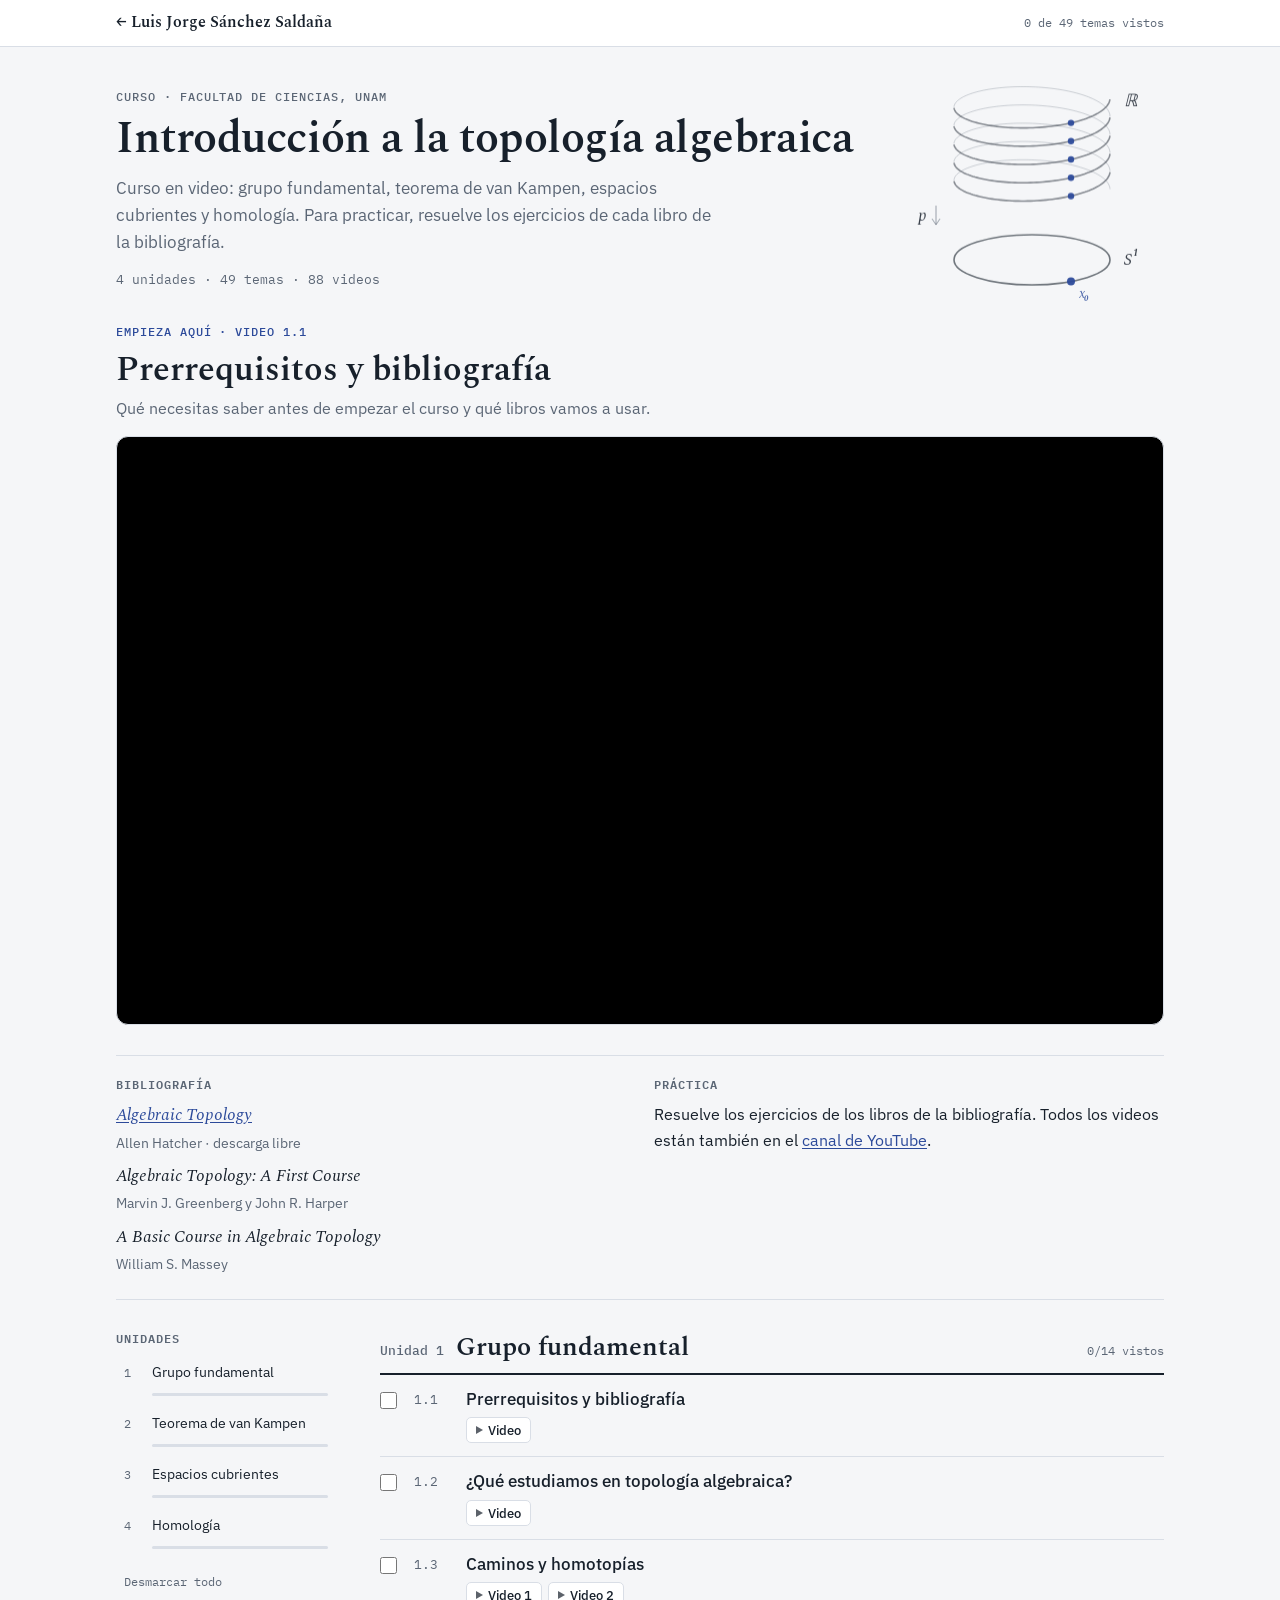
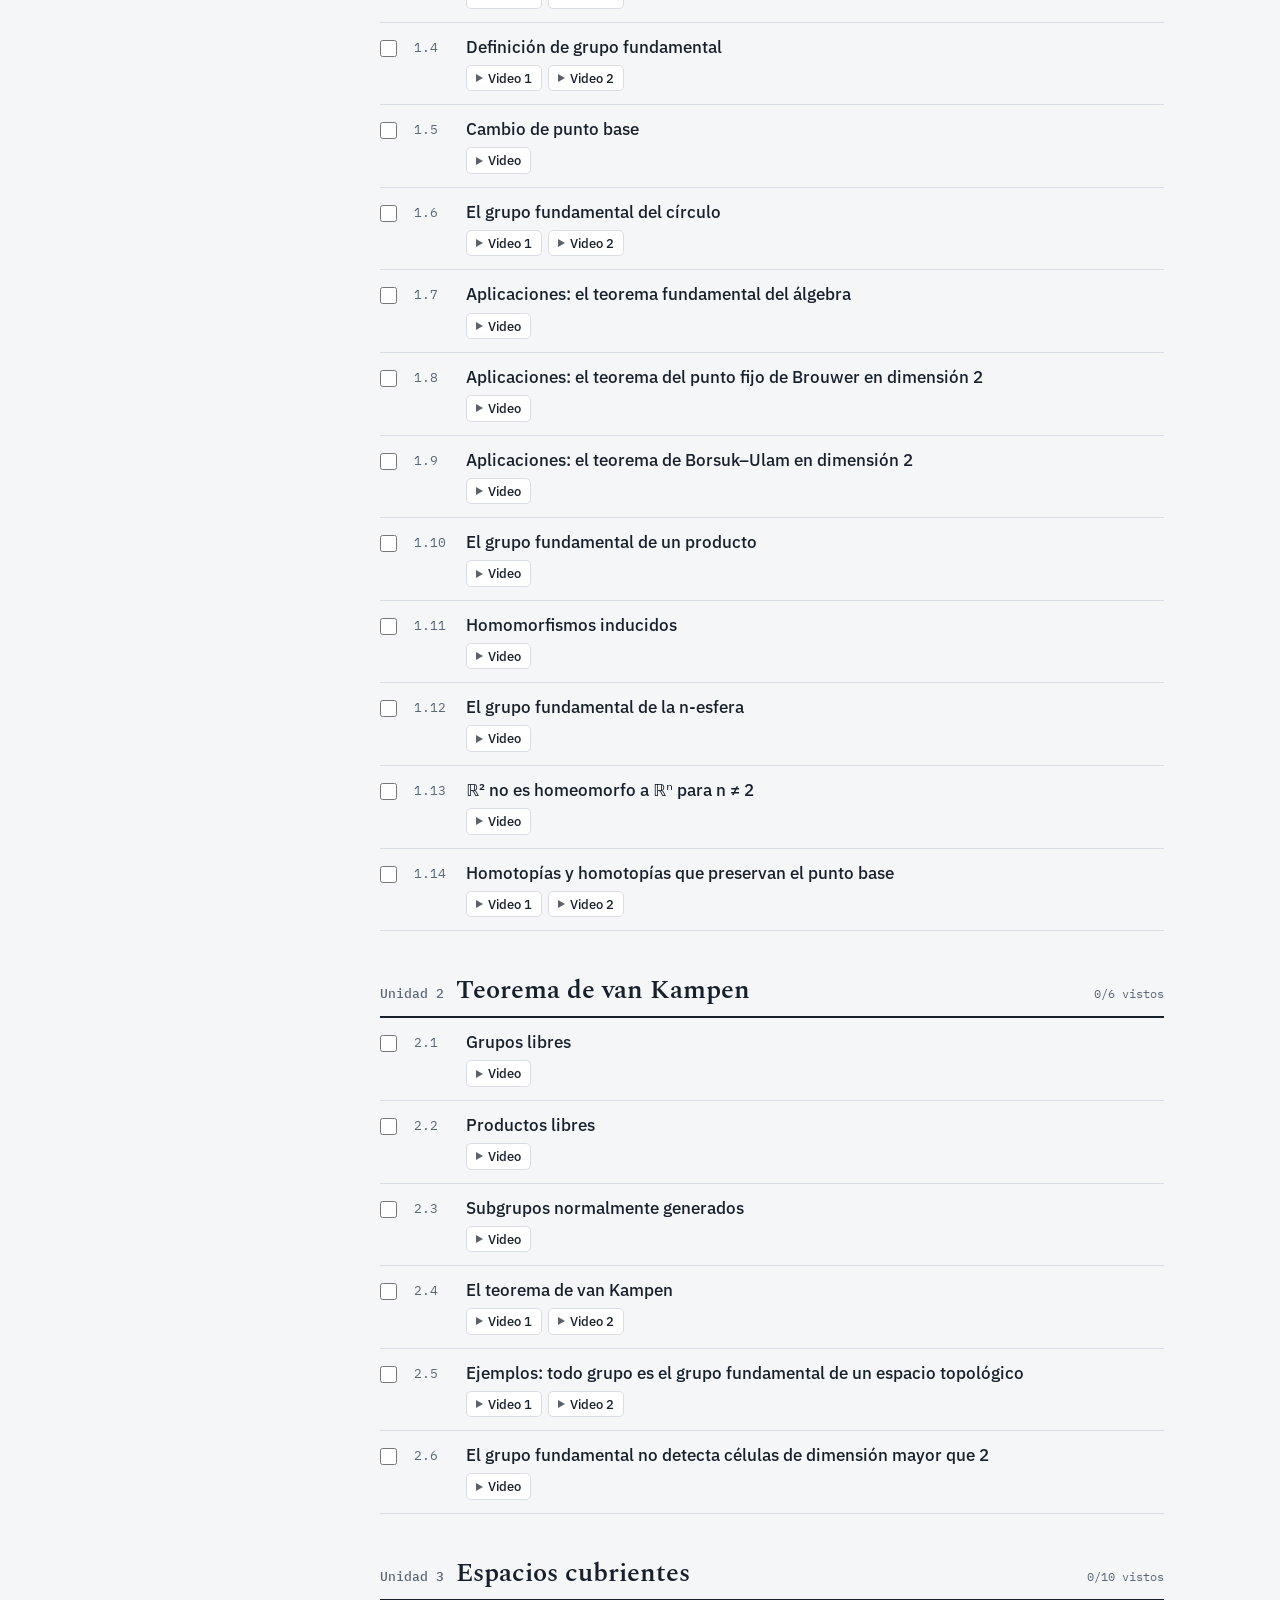
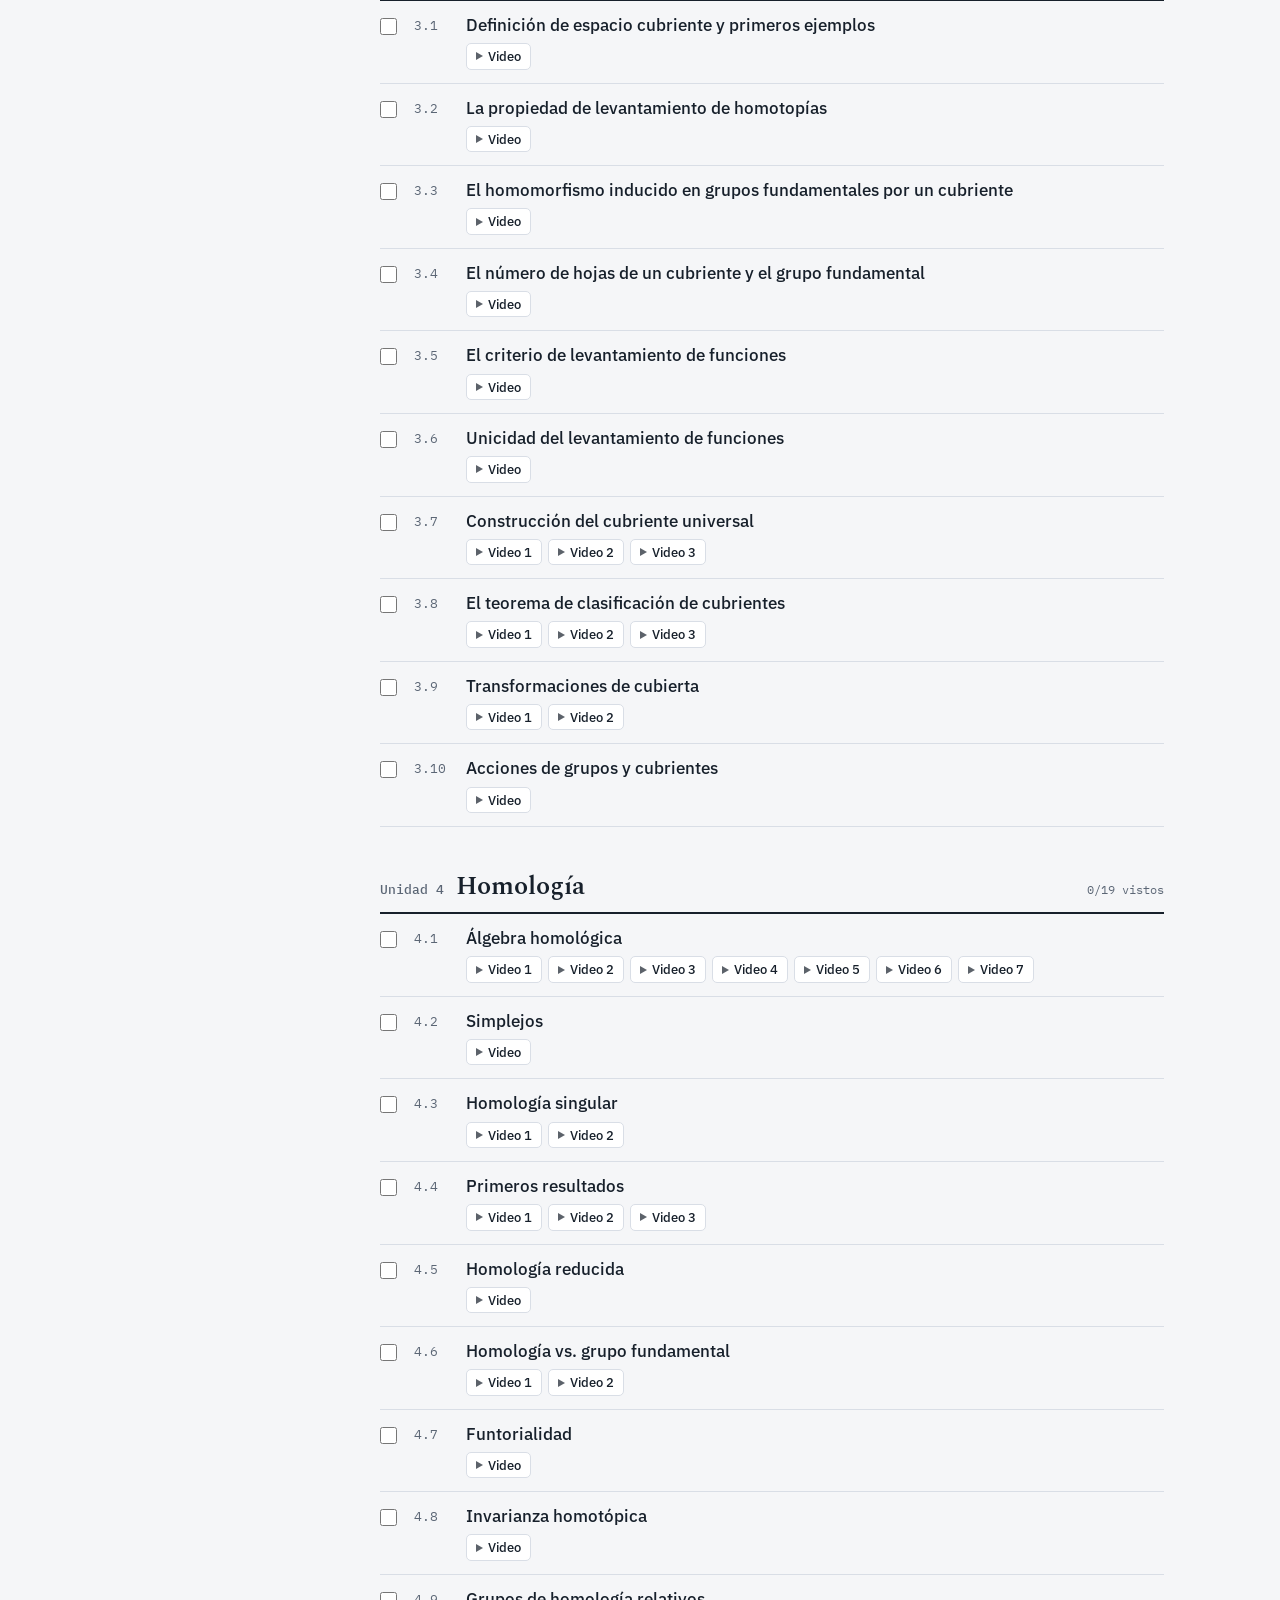
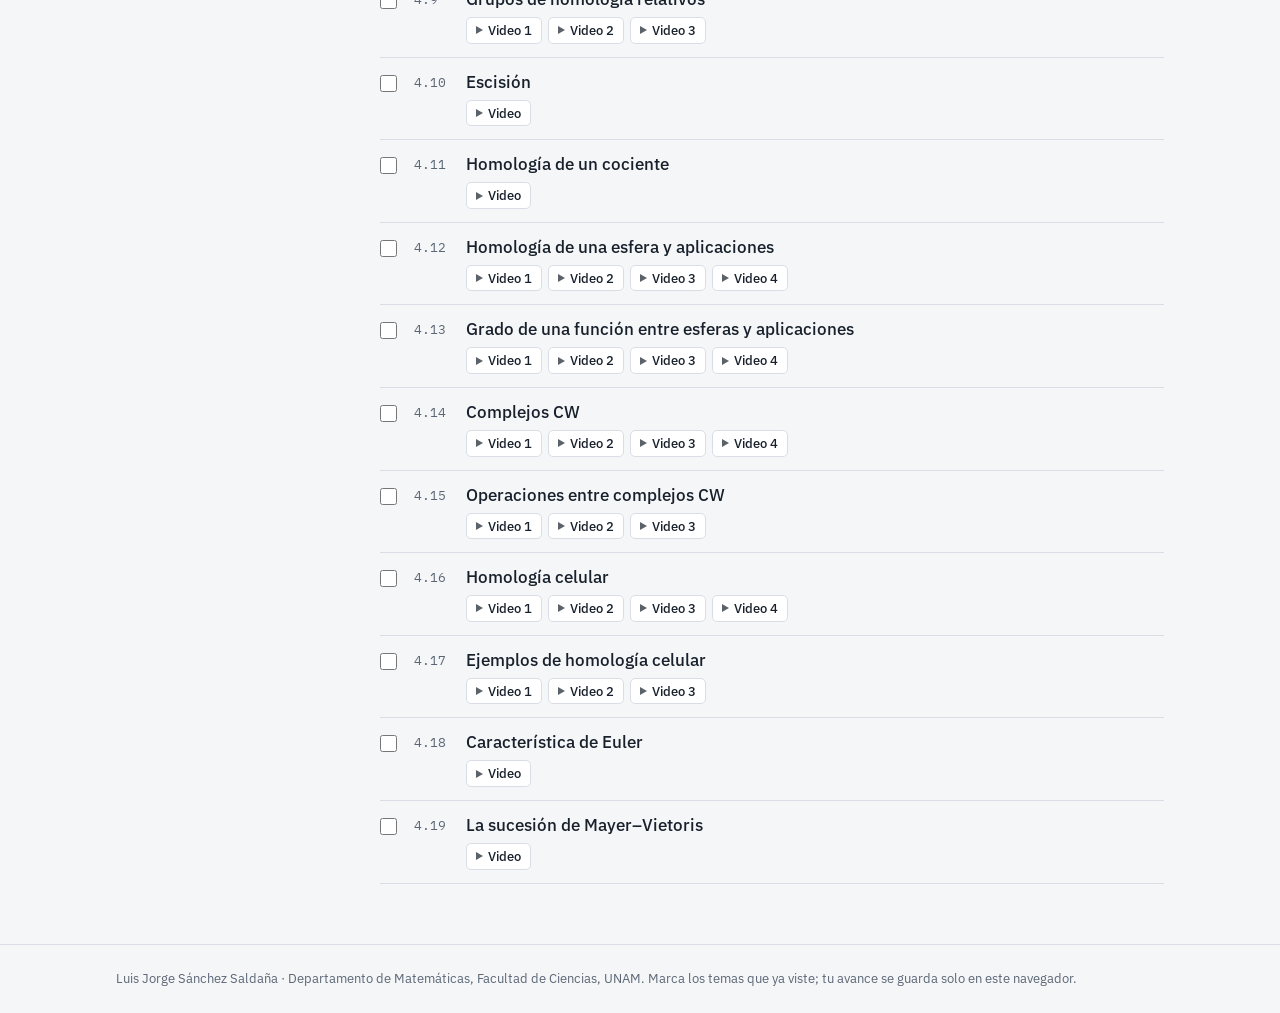
<file: cursos/topologia-algebraica.html>
<!doctype html>
<html lang="es">
<head>
<meta charset="utf-8">
<meta name="viewport" content="width=device-width, initial-scale=1, viewport-fit=cover">
<title>Topología algebraica</title>
<meta name="description" content="Curso en video de introducción a la topología algebraica: grupo fundamental, teorema de van Kampen, espacios cubrientes y homología. Luis Jorge Sánchez Saldaña, Facultad de Ciencias, UNAM.">
<link rel="preconnect" href="https://fonts.googleapis.com">
<link rel="stylesheet" href="https://fonts.googleapis.com/css2?family=Spectral:ital,wght@0,400;0,600;1,400&family=IBM+Plex+Sans:wght@400;500;600&family=IBM+Plex+Mono:wght@400;500&display=swap">
<meta property="og:title" content="Topología algebraica">
<meta property="og:description" content="Curso en video de introducción a la topología algebraica: grupo fundamental, teorema de van Kampen, espacios cubrientes y homología. Luis Jorge Sánchez Saldaña, Facultad de Ciencias, UNAM.">
<meta property="og:image" content="https://luisjorgesanchezsaldana.github.io/og-image.png">
<meta name="twitter:card" content="summary_large_image">
<meta property="og:url" content="https://luisjorgesanchezsaldana.github.io/cursos/topologia-algebraica.html">
<link rel="canonical" href="https://luisjorgesanchezsaldana.github.io/cursos/topologia-algebraica.html">
<style>html{color-scheme:light}:root{padding-top:env(safe-area-inset-top,0px);padding-bottom:env(safe-area-inset-bottom,0px)}body{margin:0}img{max-width:100%}[hidden]{display:none!important}</style>
<link rel="icon" href="../assets/favicon.svg" type="image/svg+xml">
<link rel="icon" href="../assets/favicon-32.png" sizes="32x32" type="image/png">
<link rel="apple-touch-icon" href="../assets/apple-touch-icon.png">
</head>
<body>
<style>
/* Layout: course syllabus; sticky unit index on the left, topics with their resources on the right */
:root{
  --bg:#f5f6f8; --surface:#ffffff; --fg:#17202b; --muted:#5b6675; --line:#d9dee6;
  --accent:#2c4a9a; --accent-soft:#e6ebf7; --ok:#2f6b4f; --ok-soft:#e3f0e9;
  --display:"Spectral", Georgia, "Times New Roman", serif;
  --body:"IBM Plex Sans", system-ui, -apple-system, "Segoe UI", sans-serif;
  --mono:"IBM Plex Mono", ui-monospace, Menlo, Consolas, monospace;
}
@media (prefers-color-scheme: dark){:root:not([data-theme="light"]){
  --bg:#0f141b; --surface:#161d26; --fg:#e3e8ef; --muted:#9aa5b4; --line:#2a3441;
  --accent:#93acf0; --accent-soft:#1e2a44; --ok:#7cc4a0; --ok-soft:#173026; color-scheme:dark}}
:root[data-theme="dark"]{
  --bg:#0f141b; --surface:#161d26; --fg:#e3e8ef; --muted:#9aa5b4; --line:#2a3441;
  --accent:#93acf0; --accent-soft:#1e2a44; --ok:#7cc4a0; --ok-soft:#173026; color-scheme:dark}
*{box-sizing:border-box}
html{scroll-behavior:smooth}
@media (prefers-reduced-motion:reduce){html{scroll-behavior:auto}}
body{background:var(--bg);color:var(--fg);font:16px/1.6 var(--body);margin:0}
body::before{content:"";position:fixed;inset:0 0 auto;height:env(safe-area-inset-top,0px);z-index:10;background:var(--surface)}
a{color:var(--accent);text-underline-offset:2px}
:focus-visible{outline:2px solid var(--accent);outline-offset:2px;border-radius:2px}
.wrap{max-width:1080px;margin:0 auto;padding-left:max(16px,env(safe-area-inset-left,0px));padding-right:max(16px,env(safe-area-inset-right,0px))}

.top{position:sticky;top:env(safe-area-inset-top,0px);z-index:5;background:var(--surface);border-bottom:1px solid var(--line)}
.top .wrap{display:flex;align-items:center;gap:16px;padding-block:10px}
.top a{font-family:var(--display);font-weight:600;color:var(--fg);text-decoration:none;white-space:nowrap;overflow:hidden;text-overflow:ellipsis;min-width:0}
.top a:hover{color:var(--accent)}
.top .prog{margin-left:auto;font:12px var(--mono);color:var(--muted);white-space:nowrap;font-variant-numeric:tabular-nums}

header .wrap{padding-block:44px 30px}
.eyebrow{font:500 12px/1 var(--mono);letter-spacing:.08em;text-transform:uppercase;color:var(--muted)}
h1{font:600 clamp(30px,4.6vw,44px)/1.1 var(--display);margin:12px 0 12px;text-wrap:balance;letter-spacing:-.01em}
.intro{max-width:65ch;color:var(--muted);margin:0 0 14px;font-size:17px}
.stats{font:13px var(--mono);color:var(--muted);font-variant-numeric:tabular-nums}

.meta{display:grid;grid-template-columns:repeat(2,minmax(0,1fr));gap:28px;padding-block:22px;border-top:1px solid var(--line);border-bottom:1px solid var(--line)}
.meta h3,.toc h3{font:600 12px/1 var(--mono);letter-spacing:.08em;text-transform:uppercase;color:var(--muted);margin:0 0 12px}
.meta ul{list-style:none;margin:0;padding:0;display:grid;gap:8px}
.meta .bk{font-family:var(--display);font-style:italic;font-size:17px}
.meta small{color:var(--muted);font-size:14px}

.layout{display:grid;grid-template-columns:220px minmax(0,1fr);gap:44px;padding-block:32px 60px}
.toc{position:sticky;top:calc(env(safe-area-inset-top,0px) + 64px);align-self:start}
.toc ol{list-style:none;margin:0;padding:0;display:grid;gap:4px}
.toc a{display:grid;grid-template-columns:22px minmax(0,1fr);gap:6px;padding:7px 8px;border-radius:6px;color:var(--fg);text-decoration:none;font-size:14px;line-height:1.35}
.toc a:hover{background:var(--accent-soft)}
.toc .n{font:12px/1.6 var(--mono);color:var(--muted)}
.toc .bar{grid-column:2;height:3px;background:var(--line);border-radius:2px;overflow:hidden;margin-top:5px}
.toc .bar i{display:block;height:100%;background:var(--ok);width:0}
.toc .reset{margin-top:14px;font:12px var(--mono);color:var(--muted);background:none;border:0;padding:4px 8px;cursor:pointer}
.toc .reset:hover{color:var(--accent)}

.unit{scroll-margin-top:72px}
.unit + .unit{margin-top:44px}
.uh{display:flex;align-items:baseline;gap:12px;flex-wrap:wrap;padding-bottom:10px;border-bottom:2px solid var(--fg)}
.uh .num{font:500 13px var(--mono);color:var(--muted)}
.uh h2{font:600 26px/1.2 var(--display);margin:0}
.uh .cnt{margin-left:auto;font:12px var(--mono);color:var(--muted);font-variant-numeric:tabular-nums}
.topics{list-style:none;margin:0;padding:0}
.topic{display:grid;grid-template-columns:24px 42px minmax(0,1fr);gap:10px;padding:13px 0;border-bottom:1px solid var(--line);align-items:start}
.topic input{margin:4px 0 0;width:17px;height:17px;accent-color:var(--ok);cursor:pointer}
.topic .no{font:13px/1.9 var(--mono);color:var(--muted);font-variant-numeric:tabular-nums}
.topic .t{font-size:16.5px;font-weight:500;margin:0 0 6px;line-height:1.4}
.topic.done .t{color:var(--muted)}
.res{display:flex;flex-wrap:wrap;gap:6px}
.r{display:inline-flex;align-items:center;gap:5px;font:500 12.5px/1 var(--body);padding:6px 9px;border-radius:5px;border:1px solid var(--line);background:var(--surface);color:var(--fg);text-decoration:none}
.r:hover{border-color:var(--accent);color:var(--accent)}
.r.vid::before{content:"";width:0;height:0;border-left:7px solid currentColor;border-top:4.5px solid transparent;border-bottom:4.5px solid transparent;opacity:.7}
.r.note{background:var(--accent-soft);border-color:transparent}
.r.pend{color:var(--muted);border-style:dashed;background:none}
.ufoot{display:flex;flex-wrap:wrap;gap:8px 14px;align-items:center;margin-top:14px;padding:12px 14px;background:var(--surface);border:1px solid var(--line);border-radius:8px;font-size:14px}
.ufoot b{font:600 12px var(--mono);letter-spacing:.06em;text-transform:uppercase;color:var(--muted)}
header .wrap{position:relative}
header .wrap > :not(canvas){position:relative;z-index:1}
#bg{position:absolute;inset:0;width:100%;height:100%;pointer-events:none;z-index:0}
.intro,.stats{max-width:60ch}
.poster{position:relative;display:grid;grid-template-columns:auto minmax(0,1fr);align-items:center;gap:24px;aspect-ratio:16/7;max-width:100%;margin:0 0 30px;padding:28px clamp(20px,4vw,48px);border-radius:12px;text-decoration:none;color:var(--fg);overflow:hidden;
  background:repeating-radial-gradient(circle at 12% 50%,transparent 0 22px,var(--line) 22px 23px),var(--surface);border:1px solid var(--line)}
.poster::after{content:"";position:absolute;inset:0;background:linear-gradient(90deg,transparent 0 20%,var(--surface) 60%);z-index:0}
.poster > *{position:relative;z-index:1}
.poster .play{width:clamp(64px,9vw,96px);height:clamp(64px,9vw,96px);border-radius:50%;background:var(--accent);display:grid;place-items:center;transition:transform .2s}
.poster .play::before{content:"";margin-left:8%;border-left:clamp(20px,2.8vw,30px) solid var(--bg);border-top:clamp(12px,1.7vw,18px) solid transparent;border-bottom:clamp(12px,1.7vw,18px) solid transparent}
.poster:hover .play{transform:scale(1.06)}
@media (prefers-reduced-motion:reduce){.poster .play{transition:none}}
.poster .k{font:500 12px/1 var(--mono);letter-spacing:.08em;text-transform:uppercase;color:var(--accent)}
.poster .pt{font:600 clamp(24px,3.6vw,38px)/1.15 var(--display);margin:10px 0 8px;text-wrap:balance}
.poster .ps{color:var(--muted);margin:0;max-width:44ch}
.poster .yt{font:12px var(--mono);color:var(--muted);margin-top:12px;display:block}
@media (max-width:640px){.poster{grid-template-columns:1fr;aspect-ratio:auto;gap:16px}}
.vhead{margin:0 0 14px}.vhead .k{font:500 12px/1 var(--mono);letter-spacing:.08em;text-transform:uppercase;color:var(--accent)}.vhead .pt{font:600 clamp(24px,3.4vw,34px)/1.15 var(--display);margin:8px 0 6px}.vhead .ps{color:var(--muted);margin:0}.video{aspect-ratio:16/9;max-width:100%;border-radius:12px;overflow:hidden;border:1px solid var(--line);background:#000;margin:0 0 30px}.video iframe{width:100%;height:100%;border:0;display:block}
footer{border-top:1px solid var(--line);padding-block:24px;color:var(--muted);font-size:13px}

@media (max-width:820px){
  .layout{grid-template-columns:1fr;gap:20px;padding-top:20px}
  .toc{position:static}
  .toc ol{grid-template-columns:repeat(auto-fill,minmax(150px,1fr))}
  .meta{grid-template-columns:1fr}
  .topic{grid-template-columns:22px minmax(0,1fr)}
  .topic .no{display:none}
}
</style>

<div class="top"><div class="wrap">
  <a href="../">← Luis Jorge Sánchez Saldaña</a>
  <span class="prog" id="prog"></span>
</div></div>

<header><div class="wrap"><canvas id="bg" aria-hidden="true"></canvas>
  <div class="eyebrow">Curso · Facultad de Ciencias, UNAM</div>
  <h1>Introducción a la topología algebraica</h1>
  <p class="intro">Curso en video: grupo fundamental, teorema de van Kampen, espacios cubrientes y homología. Para practicar, resuelve los ejercicios de cada libro de la bibliografía.</p>
  <div class="stats">4 unidades · 49 temas · 88 videos</div>
</div></header>

<div class="wrap" id="hero"></div>
<div class="wrap"><div class="meta" id="meta"></div></div>

<div class="wrap"><div class="layout">
  <nav class="toc" aria-label="Unidades"><h3>Unidades</h3><ol id="toc"></ol>
    <button class="reset" id="reset" type="button">Desmarcar todo</button></nav>
  <main id="units"></main>
</div></div>

<footer><div class="wrap">Luis Jorge Sánchez Saldaña · Departamento de Matemáticas, Facultad de Ciencias, UNAM. Marca los temas que ya viste; tu avance se guarda solo en este navegador.</div></footer>

<script>
const C={"key": "ta", "title": "Introducción a la topología algebraica", "short": "Topología algebraica", "intro": "Curso en video: grupo fundamental, teorema de van Kampen, espacios cubrientes y homología. Para practicar, resuelve los ejercicios de cada libro de la bibliografía.", "biblio": [{"a": "Allen Hatcher", "b": "Algebraic Topology", "url": "https://pi.math.cornell.edu/~hatcher/AT/ATpage.html", "note": "descarga libre"}, {"a": "Marvin J. Greenberg y John R. Harper", "b": "Algebraic Topology: A First Course"}, {"a": "William S. Massey", "b": "A Basic Course in Algebraic Topology"}], "credits": [], "bg": "helix", "hero": {"video": "https://www.youtube.com/watch?v=p5wiMurVEsE", "kicker": "Empieza aquí · Video 1.1", "title": "Prerrequisitos y bibliografía", "sub": "Qué necesitas saber antes de empezar el curso y qué libros vamos a usar."}, "units": [{"name": "Grupo fundamental", "items": [{"t": "Prerrequisitos y bibliografía", "videos": ["https://www.youtube.com/watch?v=p5wiMurVEsE"]}, {"t": "¿Qué estudiamos en topología algebraica?", "videos": ["https://www.youtube.com/watch?v=h9I4SazsV6E"]}, {"t": "Caminos y homotopías", "videos": ["https://www.youtube.com/watch?v=nStpLjYHEvc", "https://www.youtube.com/watch?v=qFL_OneuFwI"]}, {"t": "Definición de grupo fundamental", "videos": ["https://www.youtube.com/watch?v=fTB5eN1axOI", "https://www.youtube.com/watch?v=q9YDDtvI7fI"]}, {"t": "Cambio de punto base", "videos": ["https://www.youtube.com/watch?v=8tnjx0tEn4g"]}, {"t": "El grupo fundamental del círculo", "videos": ["https://www.youtube.com/watch?v=P4kudEdU4mE", "https://www.youtube.com/watch?v=-dMbSPakLgw"]}, {"t": "Aplicaciones: el teorema fundamental del álgebra", "videos": ["https://www.youtube.com/watch?v=9Pb5F2l8Rhc"]}, {"t": "Aplicaciones: el teorema del punto fijo de Brouwer en dimensión 2", "videos": ["https://www.youtube.com/watch?v=Ba1E9TC3dKA"]}, {"t": "Aplicaciones: el teorema de Borsuk–Ulam en dimensión 2", "videos": ["https://www.youtube.com/watch?v=HlZCNLpj8qw"]}, {"t": "El grupo fundamental de un producto", "videos": ["https://www.youtube.com/watch?v=lvDPAcjvnvE"]}, {"t": "Homomorfismos inducidos", "videos": ["https://www.youtube.com/watch?v=jBuvlWhNWkg"]}, {"t": "El grupo fundamental de la n-esfera", "videos": ["https://www.youtube.com/watch?v=y8YsZ3qrOZ4"]}, {"t": "ℝ² no es homeomorfo a ℝⁿ para n ≠ 2", "videos": ["https://www.youtube.com/watch?v=pI16TtLD0tM"]}, {"t": "Homotopías y homotopías que preservan el punto base", "videos": ["https://www.youtube.com/watch?v=Ts7i-Am3nf8", "https://www.youtube.com/watch?v=CPTGHDZAJFc"]}]}, {"name": "Teorema de van Kampen", "items": [{"t": "Grupos libres", "videos": ["https://www.youtube.com/watch?v=N-8tx7lDRBY"]}, {"t": "Productos libres", "videos": ["https://www.youtube.com/watch?v=bZZU7kzLI1s"]}, {"t": "Subgrupos normalmente generados", "videos": ["https://www.youtube.com/watch?v=Hcp4r8Opq-M"]}, {"t": "El teorema de van Kampen", "videos": ["https://www.youtube.com/watch?v=GbrKtJxBENo", "https://www.youtube.com/watch?v=QZ7msmYuT70"]}, {"t": "Ejemplos: todo grupo es el grupo fundamental de un espacio topológico", "videos": ["https://www.youtube.com/watch?v=V3OboR_tSEM", "https://www.youtube.com/watch?v=VTzBXDAMEn0"]}, {"t": "El grupo fundamental no detecta células de dimensión mayor que 2", "videos": ["https://www.youtube.com/watch?v=92qAWfRY5KE"]}]}, {"name": "Espacios cubrientes", "items": [{"t": "Definición de espacio cubriente y primeros ejemplos", "videos": ["https://www.youtube.com/watch?v=CQEi2Hn-UGY"]}, {"t": "La propiedad de levantamiento de homotopías", "videos": ["https://www.youtube.com/watch?v=gurE_L4nTK8"]}, {"t": "El homomorfismo inducido en grupos fundamentales por un cubriente", "videos": ["https://www.youtube.com/watch?v=jjm_k9aTTyE"]}, {"t": "El número de hojas de un cubriente y el grupo fundamental", "videos": ["https://www.youtube.com/watch?v=9VcsyAgSIjc"]}, {"t": "El criterio de levantamiento de funciones", "videos": ["https://www.youtube.com/watch?v=LxlUZgf1J6s"]}, {"t": "Unicidad del levantamiento de funciones", "videos": ["https://www.youtube.com/watch?v=1WN_9xHtM9I"]}, {"t": "Construcción del cubriente universal", "videos": ["https://www.youtube.com/watch?v=6GBBu7gR3tY", "https://www.youtube.com/watch?v=oJqYD08jK6g", "https://www.youtube.com/watch?v=-nXjkdiEcd4"]}, {"t": "El teorema de clasificación de cubrientes", "videos": ["https://www.youtube.com/watch?v=Z7lLeqbTcZM", "https://www.youtube.com/watch?v=EZlgC_DT7D0", "https://www.youtube.com/watch?v=TB2vyYDi8JQ"]}, {"t": "Transformaciones de cubierta", "videos": ["https://www.youtube.com/watch?v=pfpSL5NvOXk", "https://www.youtube.com/watch?v=XOkWZ8YTgFw"]}, {"t": "Acciones de grupos y cubrientes", "videos": ["https://www.youtube.com/watch?v=Z6ka7ChGFaI"]}]}, {"name": "Homología", "items": [{"t": "Álgebra homológica", "videos": ["https://www.youtube.com/watch?v=S0zOYyqNOCw", "https://www.youtube.com/watch?v=E86PPBlXeHI", "https://www.youtube.com/watch?v=l_DwGxGVD1o", "https://www.youtube.com/watch?v=Sot3oC0gpmI", "https://www.youtube.com/watch?v=Mas14lot35A", "https://www.youtube.com/watch?v=hNERPd9viGc", "https://www.youtube.com/watch?v=UuMSUwn-Z-I"]}, {"t": "Simplejos", "videos": ["https://www.youtube.com/watch?v=5wVdLJQrJBI"]}, {"t": "Homología singular", "videos": ["https://www.youtube.com/watch?v=7GjElytIMlA", "https://www.youtube.com/watch?v=2qRTWpy1hrg"]}, {"t": "Primeros resultados", "videos": ["https://www.youtube.com/watch?v=C-dwMNKYjLY", "https://www.youtube.com/watch?v=hJmbN49amAM", "https://www.youtube.com/watch?v=fXkLu2pqg6I"]}, {"t": "Homología reducida", "videos": ["https://www.youtube.com/watch?v=-ZsDD45WHF0"]}, {"t": "Homología vs. grupo fundamental", "videos": ["https://www.youtube.com/watch?v=Sjr5NYdvrm4", "https://www.youtube.com/watch?v=Dwf25lc1_b0"]}, {"t": "Funtorialidad", "videos": ["https://www.youtube.com/watch?v=8OYbq6SucSA"]}, {"t": "Invarianza homotópica", "videos": ["https://www.youtube.com/watch?v=M_lQjH9wSlo"]}, {"t": "Grupos de homología relativos", "videos": ["https://www.youtube.com/watch?v=CwVxrSoU_ZU", "https://www.youtube.com/watch?v=8wG1MCLPLEs", "https://www.youtube.com/watch?v=3AyVfJWCLfU"]}, {"t": "Escisión", "videos": ["https://www.youtube.com/watch?v=exjJjtlwYZI"]}, {"t": "Homología de un cociente", "videos": ["https://www.youtube.com/watch?v=IGUNtxa0Kos"]}, {"t": "Homología de una esfera y aplicaciones", "videos": ["https://www.youtube.com/watch?v=8J_VKIKLC8k", "https://www.youtube.com/watch?v=JyhkGLGQwJ4", "https://www.youtube.com/watch?v=1qlstKUIiwg", "https://www.youtube.com/watch?v=VkvaOqWG54w"]}, {"t": "Grado de una función entre esferas y aplicaciones", "videos": ["https://www.youtube.com/watch?v=io_INuYzqmA", "https://www.youtube.com/watch?v=SNnUSHDxirw", "https://www.youtube.com/watch?v=xZCe9YdBJ5E", "https://www.youtube.com/watch?v=IHs4p8alDho"]}, {"t": "Complejos CW", "videos": ["https://www.youtube.com/watch?v=W4qyK_R6uGg", "https://www.youtube.com/watch?v=4xijQTOzFIM", "https://www.youtube.com/watch?v=k4_mLWeIZPw", "https://www.youtube.com/watch?v=mwo-21FJLDE"]}, {"t": "Operaciones entre complejos CW", "videos": ["https://www.youtube.com/watch?v=5EsGUgf5wVY", "https://www.youtube.com/watch?v=SKxi6KvOY34", "https://www.youtube.com/watch?v=Qx6w8KiUy24"]}, {"t": "Homología celular", "videos": ["https://www.youtube.com/watch?v=p-H0JXU39sE", "https://www.youtube.com/watch?v=MjNBmVkFL9E", "https://www.youtube.com/watch?v=H4Q6aGbeN_c", "https://www.youtube.com/watch?v=NIXMrc7SuSk"]}, {"t": "Ejemplos de homología celular", "videos": ["https://www.youtube.com/watch?v=dCejeRZtFcQ", "https://www.youtube.com/watch?v=c0MDI5Woj_E", "https://www.youtube.com/watch?v=1y_0qS2Gd40"]}, {"t": "Característica de Euler", "videos": ["https://www.youtube.com/watch?v=iAXbPUpurPg"]}, {"t": "La sucesión de Mayer–Vietoris", "videos": ["https://www.youtube.com/watch?v=f3_T5UKlDZw"]}]}]};
const esc=s=>String(s).replace(/[&<>"]/g,c=>({"&":"&amp;","<":"&lt;",">":"&gt;",'"':"&quot;"}[c]));
const KEY="ljss-course-"+C.key;
let done={};try{done=JSON.parse(localStorage.getItem(KEY)||"{}")}catch(e){}
const save=()=>{try{localStorage.setItem(KEY,JSON.stringify(done))}catch(e){}};

// meta: bibliography + credits
let meta=`<div><h3>Bibliografía</h3><ul>${C.biblio.map(b=>`<li><span class="bk">${b.url?`<a href="${b.url}">${esc(b.b)}</a>`:esc(b.b)}</span><br><small>${esc(b.a)}${b.note?" · "+esc(b.note):""}</small></li>`).join("")}</ul></div>`;
meta+=C.credits.length?`<div><h3>Créditos</h3><ul>${C.credits.map(([r,n])=>`<li>${esc(n)}<br><small>${esc(r)}</small></li>`).join("")}</ul></div>`
  :`<div><h3>Práctica</h3><p style="margin:0">Resuelve los ejercicios de los libros de la bibliografía. Todos los videos están también en el <a href="https://www.youtube.com/channel/UCmF6r_udwPhwlkyAocDykWw">canal de YouTube</a>.</p></div>`;
document.getElementById("meta").innerHTML=meta;

const lbl=(arr,word,i)=>arr.length>1?`${word} ${i+1}`:word;
document.getElementById("units").innerHTML=C.units.map((u,ui)=>{
  const rows=u.items.map((it,ii)=>{
    const id=`c-${ui+1}-${ii+1}`,r=[];
    (it.notes||[]).forEach((h,k)=>r.push(`<a class="r note" href="${h}">${lbl(it.notes,"Notas",k)}</a>`));
    if(it.pending)r.push(`<span class="r pend">Notas en preparación</span>`);
    if(it.quiz)r.push(`<a class="r" href="${it.quiz}">Cuestionario</a>`);
    it.videos.forEach((h,k)=>r.push(`<a class="r vid" href="${h}">${lbl(it.videos,"Video",k)}</a>`));
    (it.extra||[]).forEach((h,k)=>r.push(`<a class="r vid" href="${h}">${lbl(it.extra,"Complementario",k)}</a>`));
    return `<li class="topic${done[id]?" done":""}"><input type="checkbox" id="${id}" ${done[id]?"checked":""} aria-label="Marcar como visto: ${esc(it.t)}">
      <span class="no">${ui+1}.${ii+1}</span><div style="min-width:0"><p class="t"><label for="${id}">${esc(it.t)}</label></p><div class="res">${r.join("")}</div></div></li>`}).join("");
  const f=[];
  (u.quiz||[]).forEach((h,k)=>f.push(`<a href="${h}">${u.quiz.length>1?"Cuestionario "+(k+1):"Cuestionario de repaso"}</a>`));
  if(u.practice)f.push(`<a href="${u.practice}">Ejercicios de práctica (Overleaf)</a>`);
  const foot=f.length?`<div class="ufoot"><b>Repaso de la unidad</b>${f.join("")}</div>`:"";
  return `<section class="unit" id="unidad-${ui+1}"><div class="uh"><span class="num">Unidad ${ui+1}</span><h2>${esc(u.name)}</h2><span class="cnt" id="cnt-${ui}"></span></div><ol class="topics">${rows}</ol>${foot}</section>`}).join("");

document.getElementById("toc").innerHTML=C.units.map((u,ui)=>`<li><a href="#unidad-${ui+1}"><span class="n">${ui+1}</span><span>${esc(u.name)}</span><span class="bar"><i id="bar-${ui}"></i></span></a></li>`).join("");

function refresh(){
  let all=0,seen=0;
  C.units.forEach((u,ui)=>{const n=u.items.length,s=u.items.filter((_,ii)=>done[`c-${ui+1}-${ii+1}`]).length;all+=n;seen+=s;
    document.getElementById("cnt-"+ui).textContent=`${s}/${n} vistos`;document.getElementById("bar-"+ui).style.width=(100*s/n)+"%"});
  document.getElementById("prog").textContent=`${seen} de ${all} temas vistos`;
}
document.getElementById("units").addEventListener("change",e=>{const t=e.target;if(t.type!=="checkbox")return;
  if(t.checked)done[t.id]=1;else delete done[t.id];t.closest(".topic").classList.toggle("done",t.checked);save();refresh()});
let armed=false;const rb=document.getElementById("reset");
rb.addEventListener("click",()=>{if(!armed){armed=true;rb.textContent="¿Seguro? Haz clic otra vez";setTimeout(()=>{armed=false;rb.textContent="Desmarcar todo"},3000);return}
  done={};save();document.querySelectorAll(".topic input").forEach(i=>{i.checked=false;i.closest(".topic").classList.remove("done")});armed=false;rb.textContent="Desmarcar todo";refresh()});
refresh();

if(C.hero){const id=(C.hero.video.match(/v=([\w-]+)/)||[])[1];document.getElementById("hero").innerHTML=`<div class="vhead"><span class="k">${esc(C.hero.kicker)}</span><div class="pt">${esc(C.hero.title)}</div><p class="ps">${esc(C.hero.sub)}</p></div><div class="video"><iframe src="https://www.youtube-nocookie.com/embed/${id}" title="${esc(C.hero.title)}" allow="accelerometer; clipboard-write; encrypted-media; gyroscope; picture-in-picture; web-share" referrerpolicy="strict-origin-when-cross-origin" allowfullscreen loading="lazy"></iframe></div>`}

// Background: the universal cover p: ℝ → S¹ drawn as a helix over a circle, with the fibre over one point marked
const bg=document.getElementById("bg");
function drawBg(){
  if(C.bg==="s3"){drawS3();return}
  if(C.bg!=="helix"){bg.hidden=true;return}
  const r=bg.getBoundingClientRect();if(!r.width)return;
  const d=devicePixelRatio||1;bg.width=r.width*d;bg.height=r.height*d;
  const x=bg.getContext("2d");x.setTransform(d,0,0,d,0,0);x.clearRect(0,0,r.width,r.height);
  const cs=getComputedStyle(document.documentElement),fg=cs.getPropertyValue("--fg").trim(),acc=cs.getPropertyValue("--accent").trim(),mu=cs.getPropertyValue("--muted").trim();
  const narrow=r.width<700, W=r.width, H=r.height;
  const R=narrow?34:Math.min(78,W*.08), cx=narrow?W-R-8:W-R-70, k=.32;
  const top=26, base=H-34, turns=narrow?4:5, pitch=(base-top-R*k*2-70)/turns;
  x.globalAlpha=narrow?.28:.9;
  const P=t=>[cx+R*Math.cos(t), top+R*k + pitch*t/(2*Math.PI) + R*k*Math.sin(t)];
  // helix: back half faint, front half solid
  for(let pass=0;pass<2;pass++){
    x.lineWidth=pass?1.6:1;x.strokeStyle=pass?fg:mu;x.globalAlpha=(narrow?.28:.9)*(pass?.55:.3);
    x.beginPath();let pen=false;
    for(let t=0;t<=turns*2*Math.PI;t+=.04){const front=Math.sin(t)>0;const [px,py]=P(t);
      if(front===!!pass){pen?x.lineTo(px,py):x.moveTo(px,py);pen=true}else pen=false}
    x.stroke();
  }
  // circle S¹
  const cy=base-R*k;
  x.globalAlpha=narrow?.3:.6;x.strokeStyle=fg;x.lineWidth=1.6;x.beginPath();x.ellipse(cx,cy,R,R*k,0,0,2*Math.PI);x.stroke();
  // projection arrow
  const ay0=P(turns*2*Math.PI)[1]+16, ay1=cy-R*k-10;
  x.strokeStyle=mu;x.lineWidth=1;x.beginPath();x.moveTo(cx-R-18,ay0);x.lineTo(cx-R-18,ay1);x.stroke();
  x.beginPath();x.moveTo(cx-R-22,ay1-6);x.lineTo(cx-R-18,ay1);x.lineTo(cx-R-14,ay1-6);x.stroke();
  // fibre over one point: p⁻¹(x₀) ≅ ℤ
  const th=Math.PI/3;x.fillStyle=acc;x.globalAlpha=narrow?.4:.95;
  for(let n=0;n<turns;n++){const [px,py]=P(th+2*Math.PI*n);x.beginPath();x.arc(px,py,3.2,0,7);x.fill()}
  x.beginPath();x.arc(cx+R*Math.cos(th),cy+R*k*Math.sin(th),4,0,7);x.fill();
  if(!narrow){x.globalAlpha=.85;x.fillStyle=fg;x.font="italic 17px Spectral, Georgia, serif";
    x.fillText("ℝ",cx+R+14,top+R*k+8);x.fillText("S¹",cx+R+14,cy+5);x.fillText("p",cx-R-36,(ay0+ay1)/2+5);
    x.fillStyle=acc;x.font="italic 14px Spectral, Georgia, serif";x.fillText("x₀",cx+R*Math.cos(th)+8,cy+R*k*Math.sin(th)+16)}
  x.globalAlpha=1;
}
// Background: Cayley graph of S₃ with generators s=(1 2), t=(2 3): a hexagon with alternating edges
function drawS3(){
  const r=bg.getBoundingClientRect();if(!r.width)return;
  const d=devicePixelRatio||1;bg.width=r.width*d;bg.height=r.height*d;
  const x=bg.getContext("2d");x.setTransform(d,0,0,d,0,0);x.clearRect(0,0,r.width,r.height);
  const cs=getComputedStyle(document.documentElement),fg=cs.getPropertyValue("--fg").trim(),acc=cs.getPropertyValue("--accent").trim(),mu=cs.getPropertyValue("--muted").trim(),bgc=cs.getPropertyValue("--bg").trim();
  const narrow=r.width<700,W=r.width,H=r.height;
  const R=narrow?44:Math.min(96,H*.33),cx=narrow?W-R-14:W-R-100,cy=H/2-6;
  const mul=(g,h)=>h.map(i=>g[i]),S=[1,0,2],T=[0,2,1];
  const cyc=g=>{const seen=[],out=[];for(let i=0;i<3;i++){if(seen[i]||g[i]===i)continue;let c=[],j=i;while(!seen[j]){seen[j]=1;c.push(j+1);j=g[j]}out.push("("+c.join(" ")+")")}return out.join("")||"e"};
  const V=[[0,1,2]];for(let k=1;k<6;k++)V.push(mul(V[k-1],k%2?S:T));
  const P=V.map((_,k)=>{const a=-Math.PI/2+k*Math.PI/3;return [cx+R*Math.cos(a),cy+R*Math.sin(a),a]});
  x.globalAlpha=narrow?.3:.95;
  for(let k=0;k<6;k++){const a=P[k],b=P[(k+1)%6],isS=k%2===0;
    x.strokeStyle=isS?acc:mu;x.lineWidth=isS?2:1.5;x.setLineDash(isS?[]:[5,4]);
    x.beginPath();x.moveTo(a[0],a[1]);x.lineTo(b[0],b[1]);x.stroke()}
  x.setLineDash([]);
  P.forEach(([px,py,a],k)=>{x.beginPath();x.arc(px,py,4.5,0,7);x.fillStyle=k?bgc:acc;x.fill();x.strokeStyle=k?fg:acc;x.lineWidth=1.5;x.stroke();
    if(!narrow){x.fillStyle=fg;x.font="italic 15px Spectral, Georgia, serif";const lab=cyc(V[k]),w=x.measureText(lab).width;
      x.fillText(lab,px+Math.cos(a)*24-w/2,py+Math.sin(a)*20+5)}});
  if(!narrow){x.font="12px 'IBM Plex Mono', monospace";x.fillStyle=mu;const c="Cay(S₃, {(1 2), (2 3)})",w=x.measureText(c).width;x.fillText(c,cx-w/2,cy+R+46)}
  x.globalAlpha=1;
}
drawBg();
addEventListener("resize",drawBg);
matchMedia("(prefers-color-scheme: dark)").addEventListener("change",drawBg);
new MutationObserver(drawBg).observe(document.documentElement,{attributes:true,attributeFilter:["data-theme"]});
document.fonts&&document.fonts.ready.then(drawBg);
</script>

</body>
</html>
</file>
<file: assets/site.css>
html{color-scheme:light}:root{padding-top:env(safe-area-inset-top,0px);padding-bottom:env(safe-area-inset-bottom,0px)}body{margin:0}img{max-width:100%}[hidden]{display:none!important}

/* Layout: one-column academic page, sticky section nav, hero with portrait photo */
:root{
  --bg:#f5f6f8; --surface:#ffffff; --fg:#17202b; --muted:#5b6675; --line:#d9dee6;
  --accent:#2c4a9a; --accent-soft:#e6ebf7; --ok:#2f6b4f; --warn:#8a5a12;
  --display:"Spectral", Georgia, "Times New Roman", serif;
  --body:"IBM Plex Sans", system-ui, -apple-system, "Segoe UI", sans-serif;
  --mono:"IBM Plex Mono", ui-monospace, Menlo, Consolas, monospace;
}
@media (prefers-color-scheme: dark){:root:not([data-theme="light"]){
  --bg:#0f141b; --surface:#161d26; --fg:#e3e8ef; --muted:#9aa5b4; --line:#2a3441;
  --accent:#93acf0; --accent-soft:#1e2a44; --ok:#7cc4a0; --warn:#e0b26a; color-scheme:dark}}
:root[data-theme="dark"]{
  --bg:#0f141b; --surface:#161d26; --fg:#e3e8ef; --muted:#9aa5b4; --line:#2a3441;
  --accent:#93acf0; --accent-soft:#1e2a44; --ok:#7cc4a0; --warn:#e0b26a; color-scheme:dark}

*{box-sizing:border-box}
html{scroll-behavior:smooth}
@media (prefers-reduced-motion:reduce){html{scroll-behavior:auto}}
body{background:var(--bg);color:var(--fg);font:16px/1.6 var(--body);margin:0}
body::before{content:"";position:fixed;inset:0 0 auto;height:env(safe-area-inset-top,0px);z-index:10;background:var(--surface)}
a{color:var(--accent);text-decoration-thickness:1px;text-underline-offset:2px}
a:hover{text-decoration-thickness:2px}
:focus-visible{outline:2px solid var(--accent);outline-offset:2px;border-radius:2px}
.wrap{max-width:960px;margin:0 auto;padding-left:max(16px,env(safe-area-inset-left,0px));padding-right:max(16px,env(safe-area-inset-right,0px))}

/* nav */
nav.top{position:sticky;top:env(safe-area-inset-top,0px);z-index:5;background:var(--surface);border-bottom:1px solid var(--line)}
nav.top .wrap{display:flex;align-items:center;gap:20px;padding-block:10px;overflow-x:auto;scrollbar-width:none}
nav.top .brand{font-family:var(--display);font-weight:600;white-space:nowrap;color:var(--fg);text-decoration:none;margin-right:auto}
nav.top a.l{color:var(--muted);text-decoration:none;font-size:14px;white-space:nowrap}
nav.top a.l:hover{color:var(--fg)}
.lang{font:500 12px/1 var(--mono);letter-spacing:.06em;padding:6px 9px;border:1px solid var(--line);border-radius:5px;background:var(--bg);color:var(--fg);cursor:pointer;white-space:nowrap}
.lang:hover{border-color:var(--accent);color:var(--accent)}

/* hero */
header.hero .wrap{display:grid;grid-template-columns:minmax(0,1.35fr) minmax(0,1fr);gap:40px;align-items:center;padding-block:56px 40px}
.eyebrow{font:500 12px/1 var(--mono);letter-spacing:.08em;text-transform:uppercase;color:var(--muted)}
h1{font:600 clamp(34px,5vw,50px)/1.08 var(--display);margin:14px 0 14px;text-wrap:balance;letter-spacing:-.01em}
.role{font-size:18px;color:var(--muted);margin:0 0 22px;max-width:52ch}
.role b{color:var(--fg);font-weight:500}
.role{margin-bottom:10px}
.email{font:14px var(--mono);color:var(--fg);margin:0 0 22px}
.email span{color:var(--muted)}
.links{display:flex;flex-wrap:wrap;gap:8px}
.btn{display:inline-flex;align-items:center;gap:6px;font-size:14px;padding:7px 12px;border:1px solid var(--line);border-radius:6px;background:var(--surface);color:var(--fg);text-decoration:none;cursor:pointer;font-family:inherit}
.btn:hover{border-color:var(--accent);color:var(--accent)}
.btn.primary{background:var(--accent);border-color:var(--accent);color:var(--bg)}
.btn.primary:hover{color:var(--bg);opacity:.9}
.figure{margin:0;max-width:340px;justify-self:end;width:100%}
.figure img{display:block;width:100%;height:auto;border-radius:10px}

/* sections */
section{padding-block:44px;border-top:1px solid var(--line)}
h2{font:600 28px/1.2 var(--display);margin:0 0 6px}
.lede{color:var(--muted);margin:0 0 26px;max-width:65ch}
.cols{display:grid;grid-template-columns:repeat(2,minmax(0,1fr));gap:36px}
.interests{list-style:none;margin:0;padding:0;display:flex;flex-wrap:wrap;gap:8px}
.interests li{background:var(--accent-soft);color:var(--fg);padding:5px 11px;border-radius:999px;font-size:14px}
.timeline{list-style:none;margin:0;padding:0;display:grid;gap:14px}
.timeline li{display:grid;grid-template-columns:96px minmax(0,1fr);gap:14px}
.timeline .yr{font:13px/1.7 var(--mono);color:var(--muted);font-variant-numeric:tabular-nums}
.timeline .what{min-width:0}
.timeline .what small{display:block;color:var(--muted);font-size:14px}
h3{font:600 13px/1 var(--mono);letter-spacing:.08em;text-transform:uppercase;color:var(--muted);margin:0 0 14px}
.note{margin-top:22px;padding:14px 16px;background:var(--surface);border:1px solid var(--line);border-radius:8px;font-size:15px}

/* publications */
.toolbar{display:flex;flex-wrap:wrap;gap:10px;align-items:center;margin-bottom:20px}
.chips{display:flex;flex-wrap:wrap;gap:6px}
.chip{font:500 13px var(--body);padding:6px 11px;border-radius:999px;border:1px solid var(--line);background:var(--surface);color:var(--muted);cursor:pointer}
.chip[aria-pressed="true"]{background:var(--fg);border-color:var(--fg);color:var(--bg)}
.chip .n{font-family:var(--mono);font-variant-numeric:tabular-nums;opacity:.75;margin-left:4px}
.search{flex:1 1 220px;min-width:0;font:14px var(--body);padding:8px 12px;border:1px solid var(--line);border-radius:6px;background:var(--surface);color:var(--fg)}
.pubs{list-style:none;margin:0;padding:0}
.pub{display:grid;grid-template-columns:44px 64px minmax(0,1fr);gap:12px;padding:16px 0;border-bottom:1px solid var(--line)}
.pub .num{font:13px/1.9 var(--mono);color:var(--muted);text-align:right;font-variant-numeric:tabular-nums}
.pub .yr{font:500 13px/1.9 var(--mono);font-variant-numeric:tabular-nums}
.pub .t{font:400 18px/1.4 var(--display);margin:0 0 4px}
.pub .meta{font-size:14px;color:var(--muted);margin:0}
.pub .meta i{color:var(--fg);font-style:italic}
.pub .row{display:flex;flex-wrap:wrap;gap:6px 12px;align-items:center;margin-top:8px;font-size:13px}
.tag{font:500 11px/1 var(--mono);letter-spacing:.05em;text-transform:uppercase;padding:4px 7px;border-radius:4px;border:1px solid currentColor}
.tag.pub-d{color:var(--ok)} .tag.acc{color:var(--accent)} .tag.sub{color:var(--warn)} .tag.prep{color:var(--muted)}
.empty{color:var(--muted);padding:20px 0}

/* students */
.studs{display:grid;grid-template-columns:repeat(3,minmax(0,1fr));gap:28px}
.studs ol{list-style:none;margin:0;padding:0;display:grid;gap:14px}
.studs li{min-width:0}
.studs .nm{font-weight:500}
.studs .th{font-family:var(--display);font-style:italic;color:var(--fg);display:block;font-size:16px;line-height:1.35}
.studs .in{font:12px var(--mono);color:var(--muted);font-variant-numeric:tabular-nums}

/* coauthors */
.coauth{list-style:none;margin:0;padding:0;display:grid;grid-template-columns:repeat(3,minmax(0,1fr));gap:0 28px}
.coauth li{display:flex;justify-content:space-between;align-items:baseline;gap:12px;padding:10px 0;border-bottom:1px solid var(--line);min-width:0}
.coauth .nm{min-width:0}
.coauth a.nm{color:var(--fg);text-decoration-color:var(--line)}
.coauth a.nm:hover{color:var(--accent);text-decoration-color:var(--accent)}
.coauth button{font:12px var(--mono);font-variant-numeric:tabular-nums;color:var(--muted);background:none;border:0;padding:2px 0;cursor:pointer;white-space:nowrap}
.coauth button:hover{color:var(--accent);text-decoration:underline}
@media (max-width:760px){.coauth{grid-template-columns:1fr}}


/* courses */
.clist{list-style:none;margin:0;padding:0;display:grid;gap:0}
.clist li{display:flex;flex-wrap:wrap;justify-content:space-between;align-items:baseline;gap:4px 16px;padding:12px 0;border-bottom:1px solid var(--line)}
.clist a{font:400 19px/1.35 var(--display)}
.clist span{font-size:14px;color:var(--muted)}

/* contact */
.contact{display:grid;grid-template-columns:repeat(2,minmax(0,1fr));gap:36px}
address{font-style:normal;color:var(--fg)}
.mail{display:flex;flex-wrap:wrap;gap:8px;align-items:center}
.mail code{font:15px var(--mono);user-select:all}
footer{padding-block:30px;color:var(--muted);font-size:13px;border-top:1px solid var(--line)}

@media (max-width:760px){
  header.hero .wrap{grid-template-columns:1fr;padding-block:36px 28px;gap:24px}
  .figure{max-width:260px;justify-self:start;width:100%}
  .cols,.contact{grid-template-columns:1fr}
  .studs{grid-template-columns:1fr}
  .pub{grid-template-columns:40px minmax(0,1fr)}
  .pub .num{display:none}
}

/* multi-page */
nav.top a.l[aria-current="page"]{color:var(--fg);font-weight:600}
.page > section{border-top:0;padding-top:48px}
.page > section + section{border-top:1px solid var(--line)}
</file>
